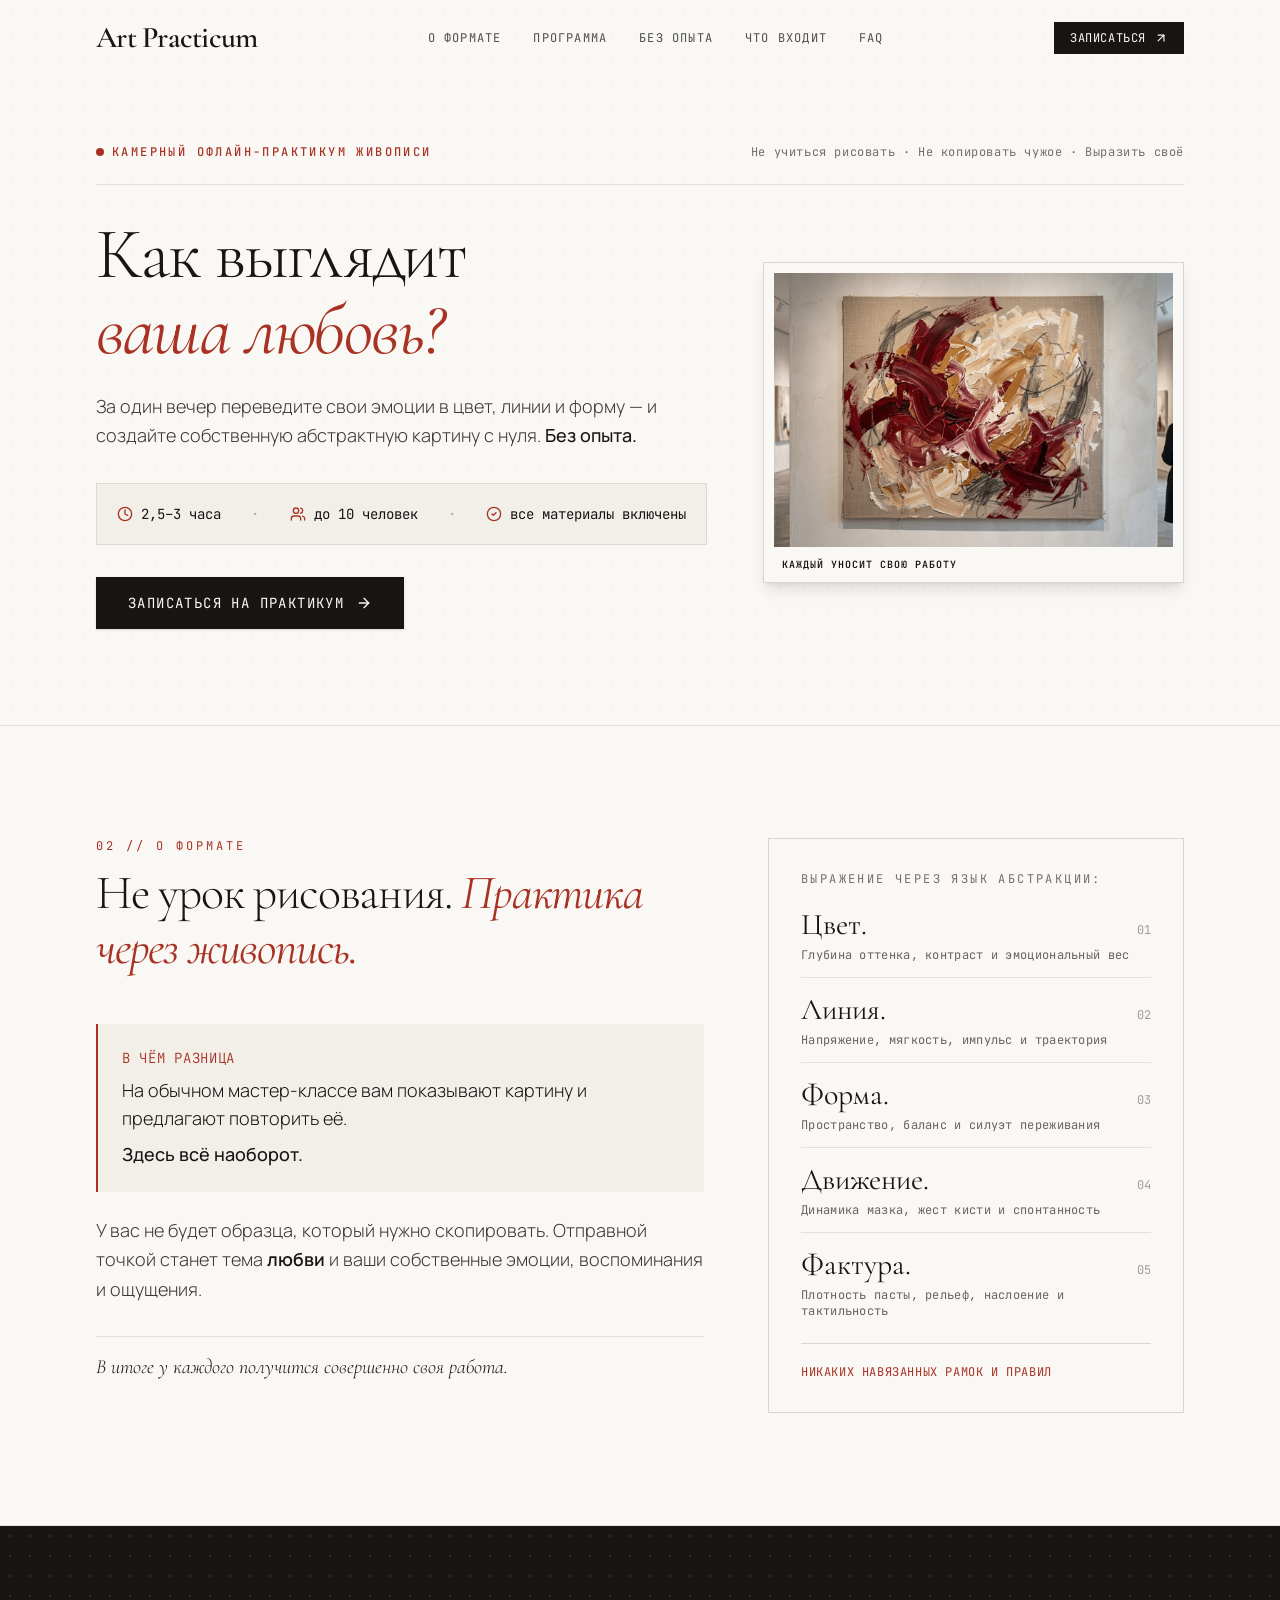
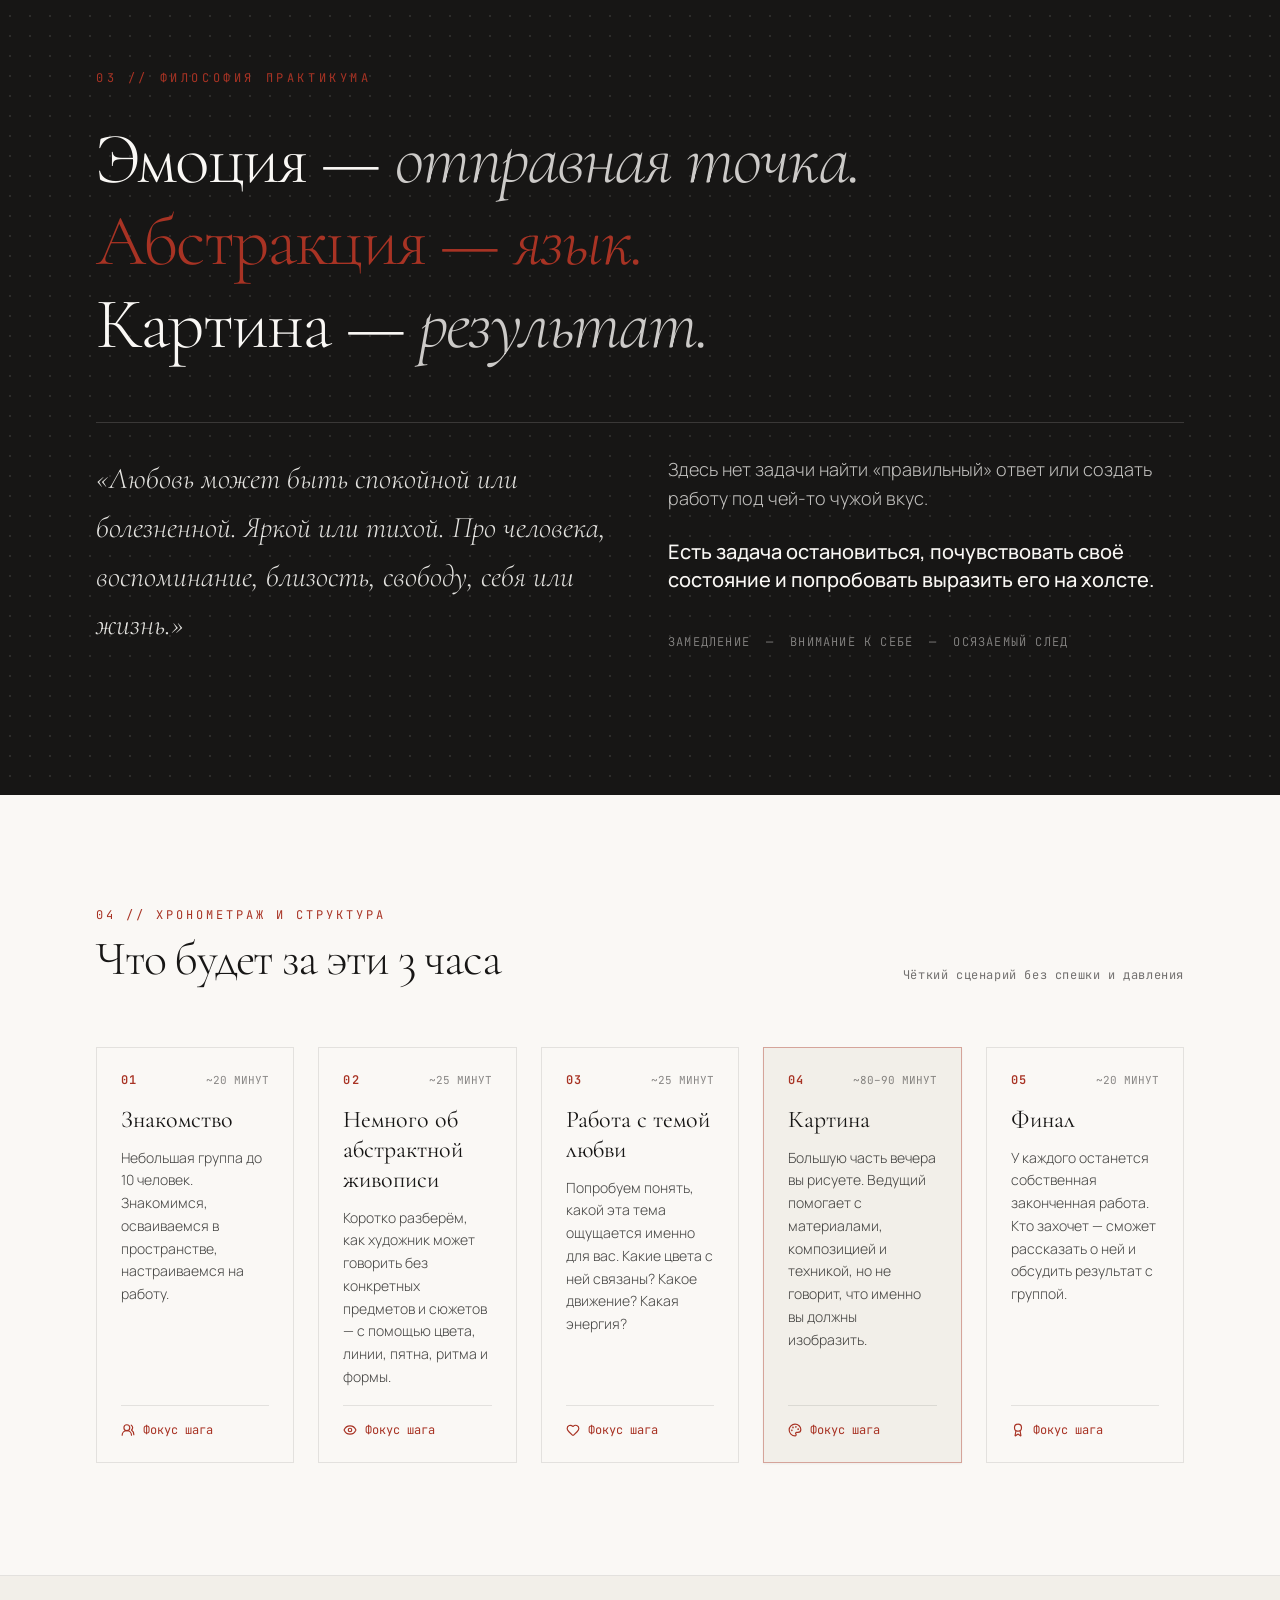
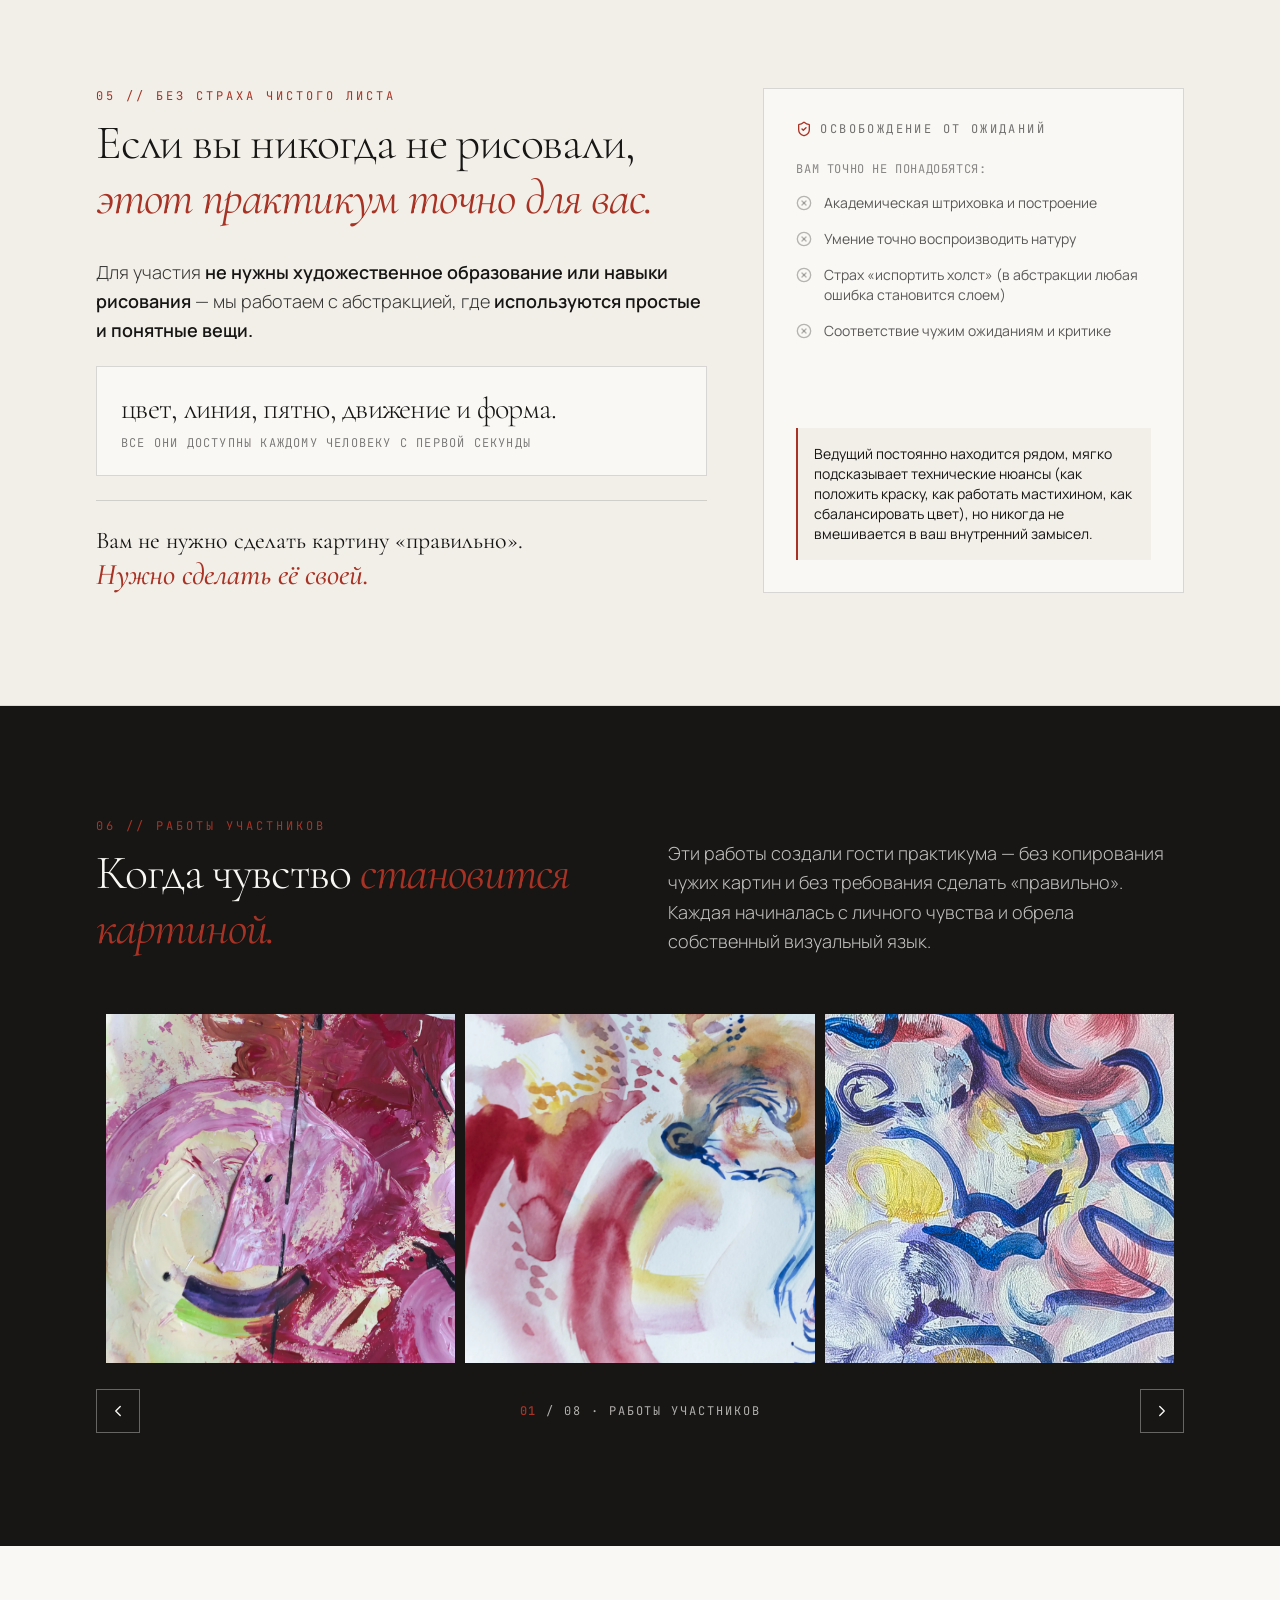
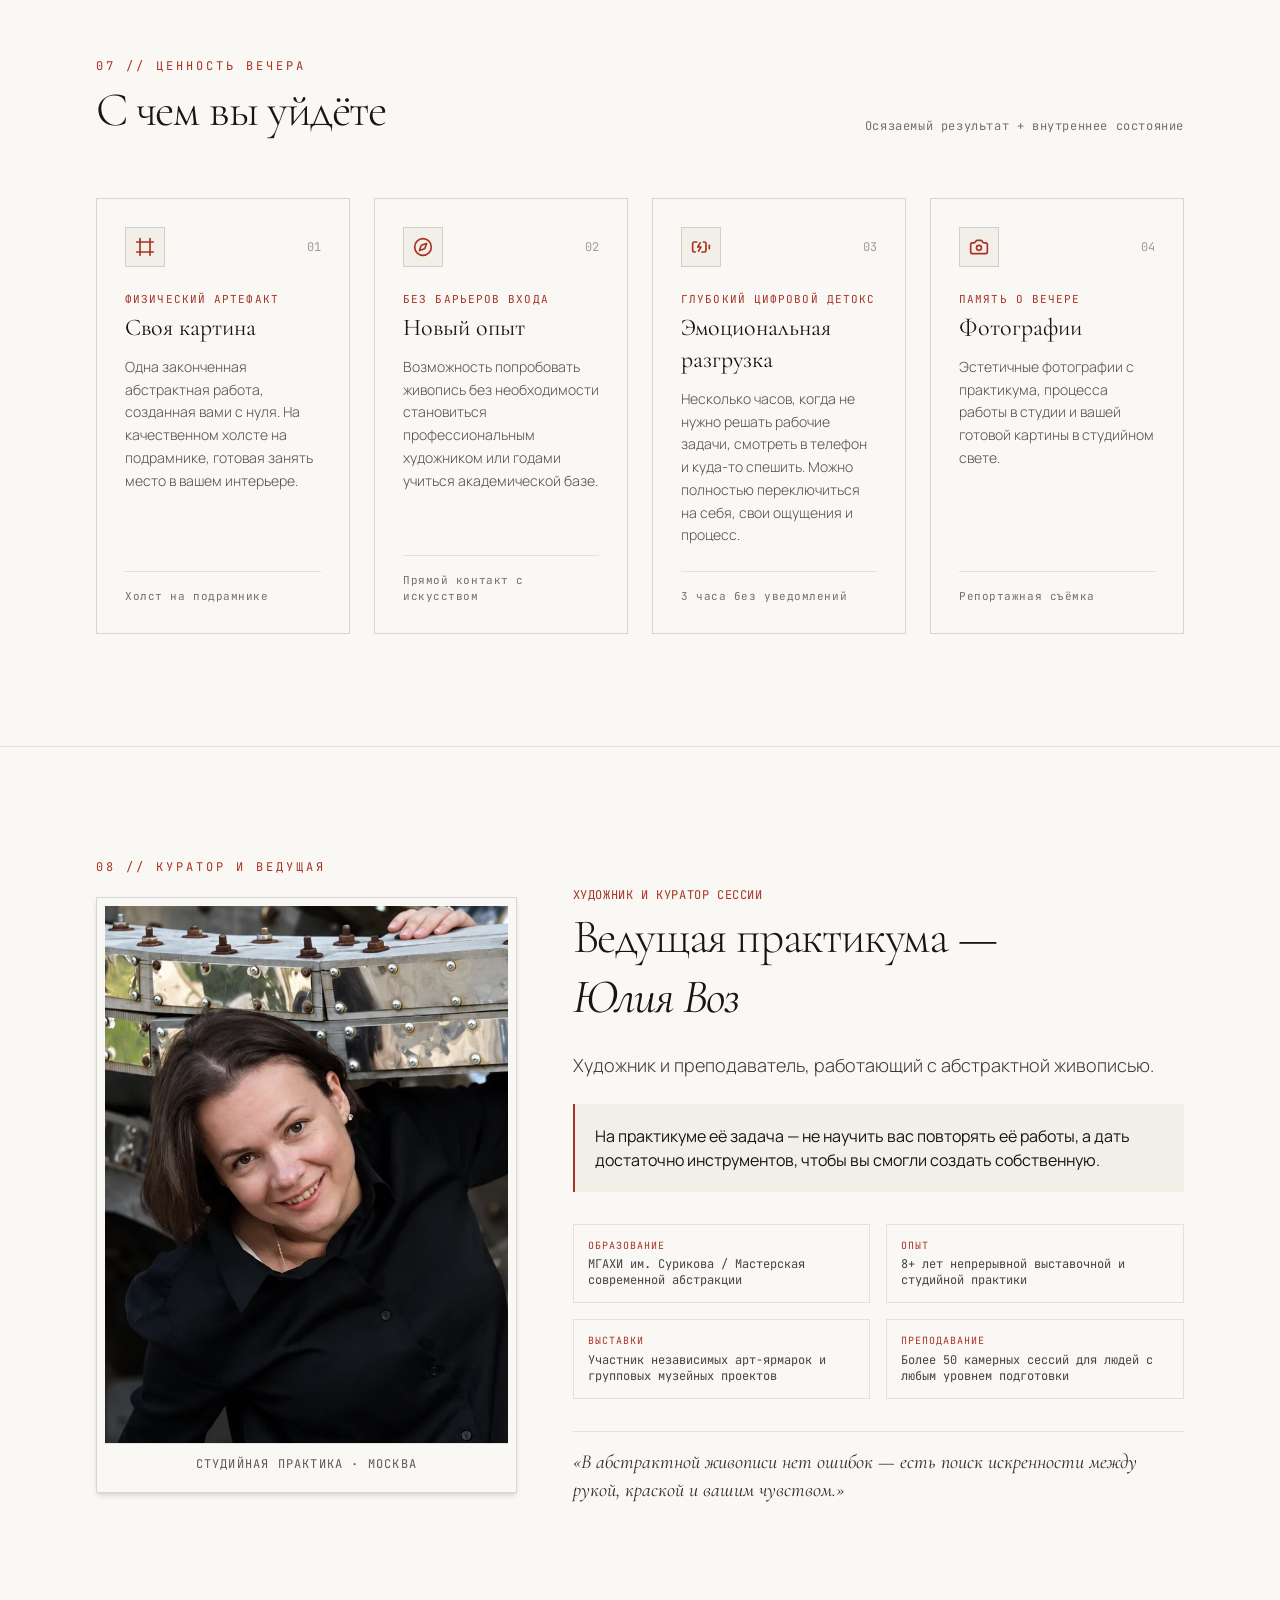
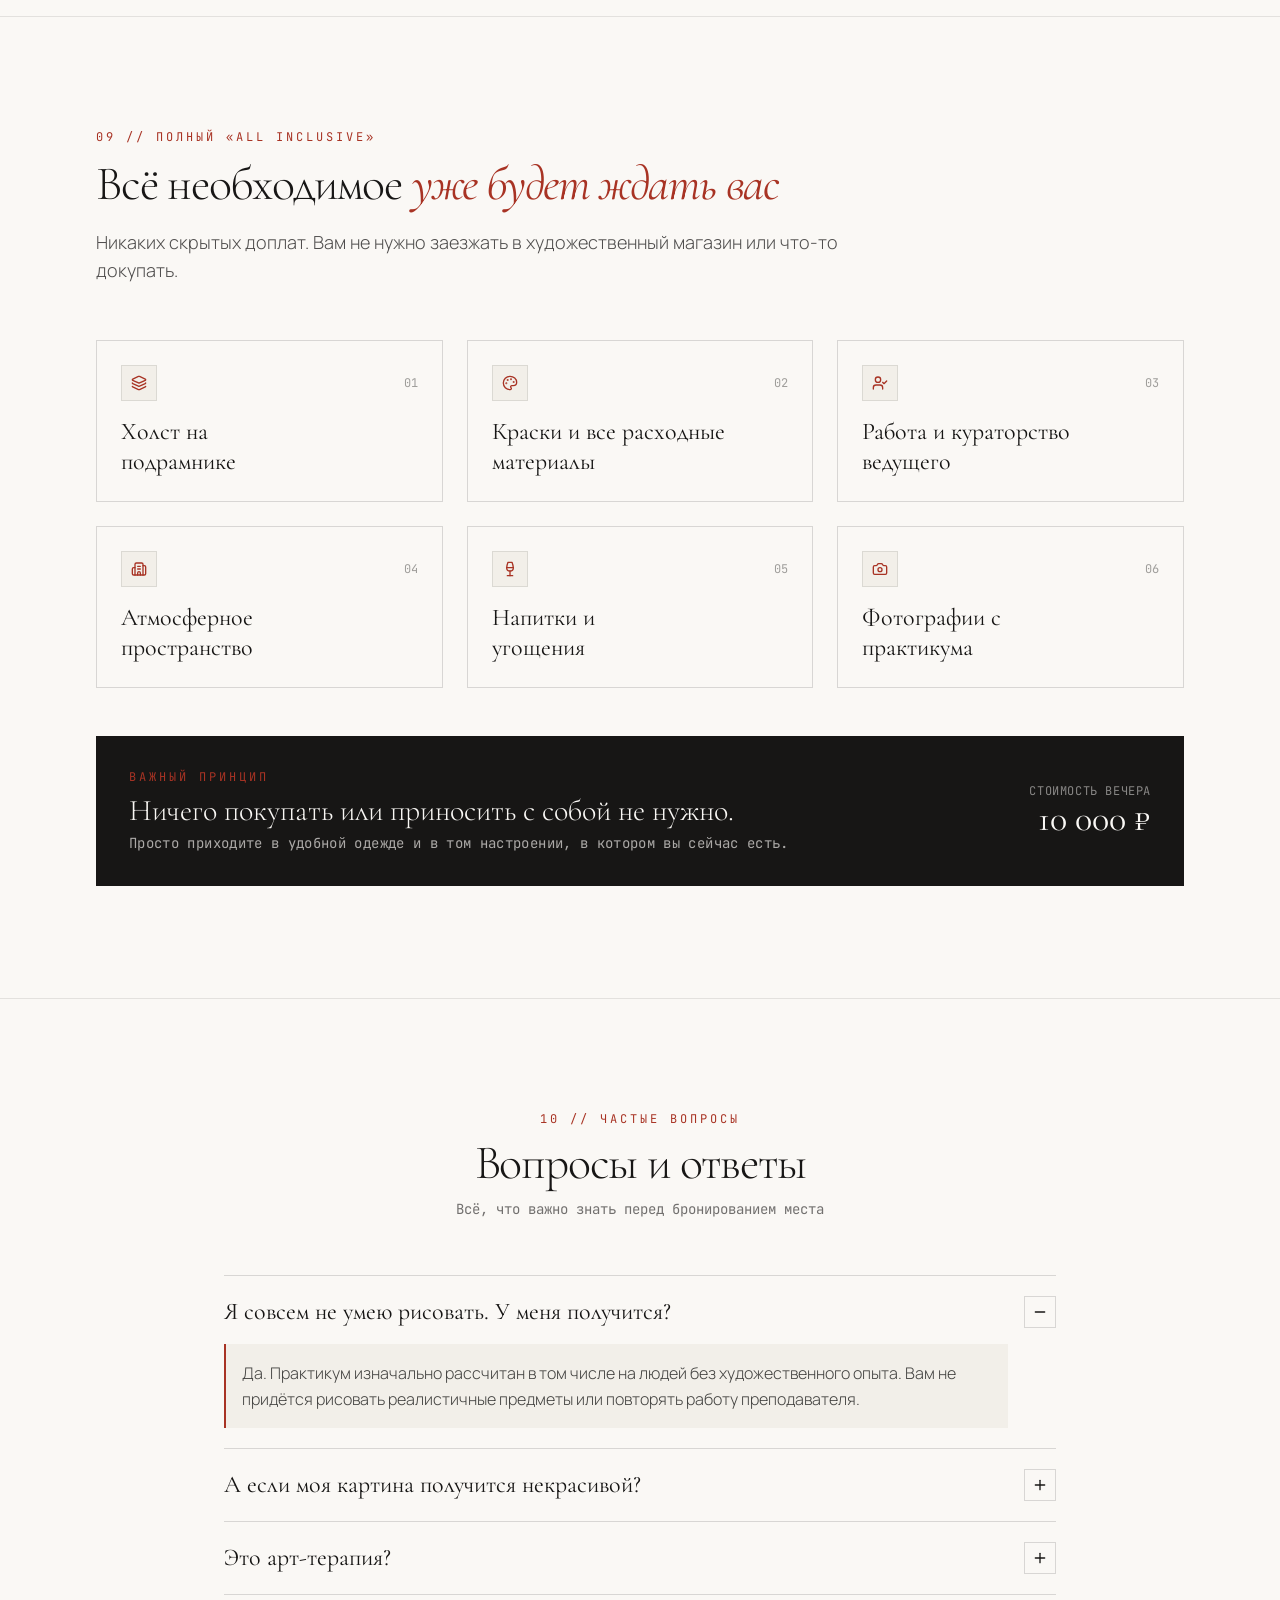
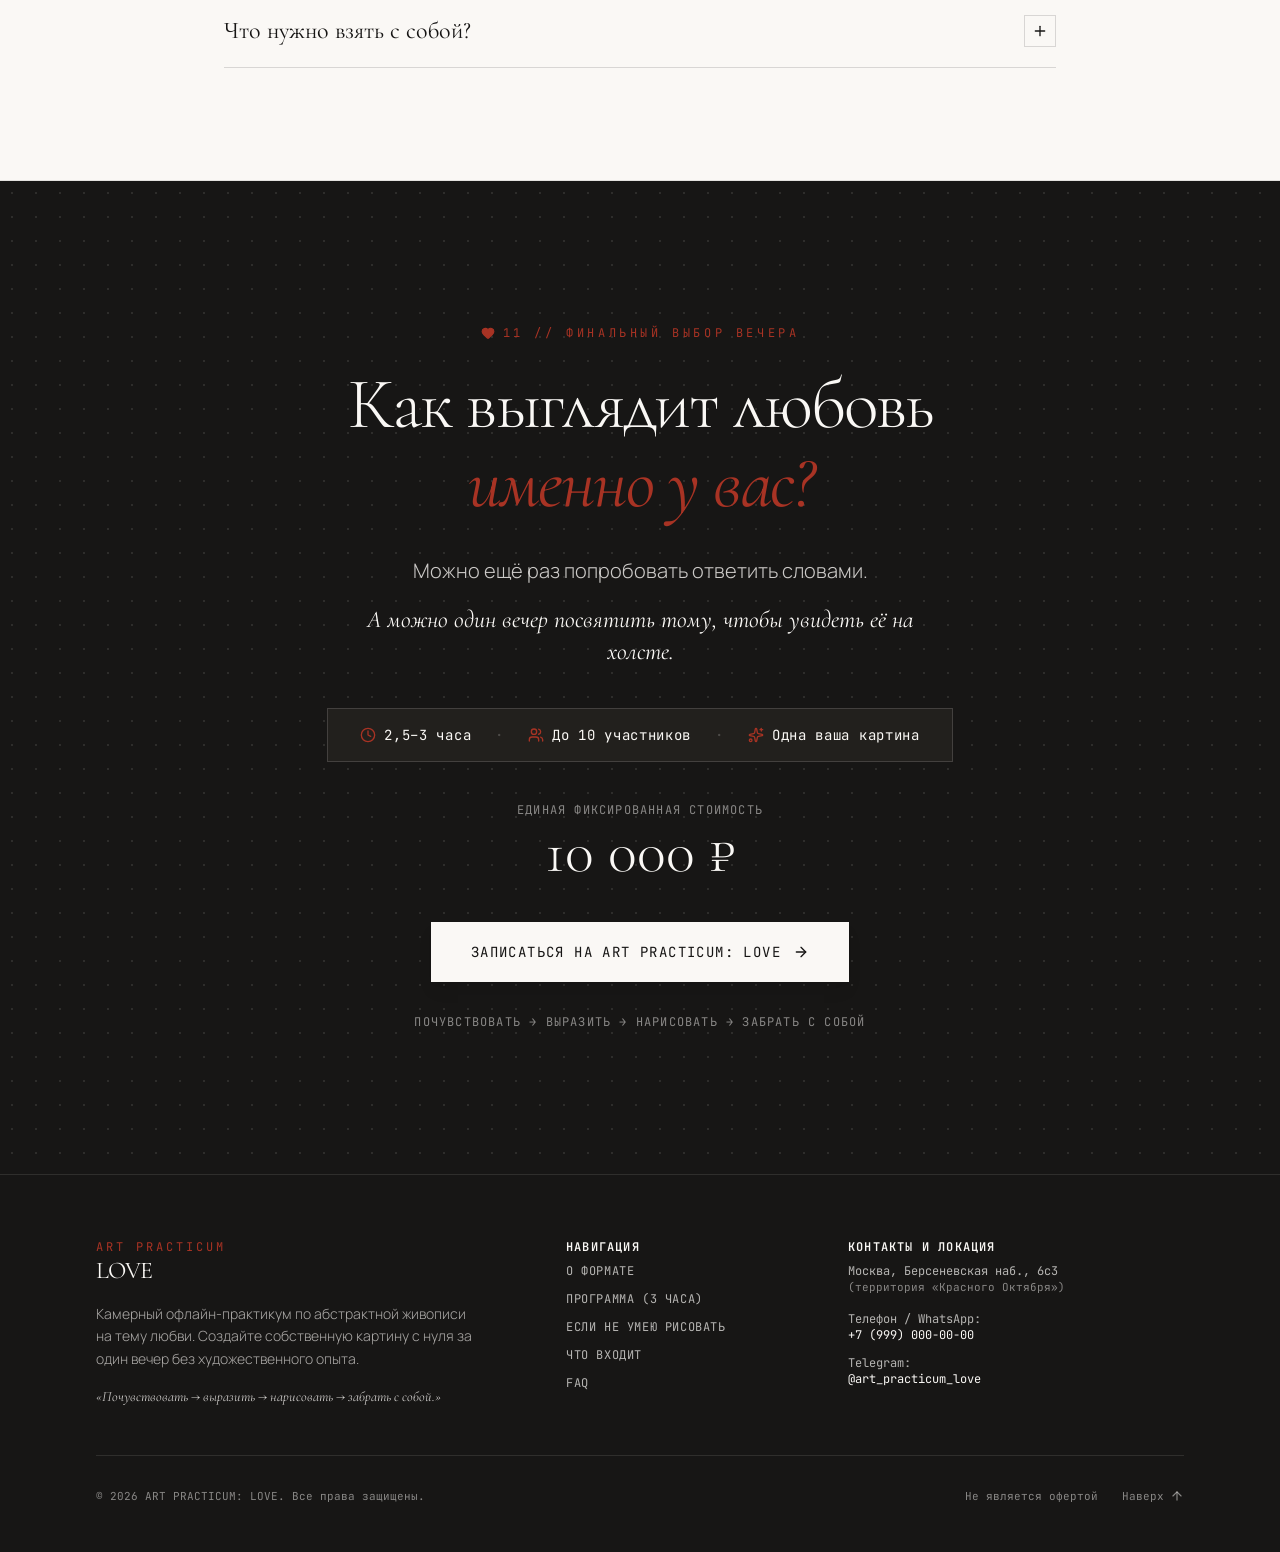
<file: index.html>
<!doctype html>
<html lang="ru" class="scroll-smooth">
  <head>
    <meta charset="UTF-8" />
    <meta name="viewport" content="width=device-width, initial-scale=1.0" />
    <title>ART PRACTICUM: LOVE — Практикум абстрактной живописи</title>
    <meta name="description" content="Офлайн-практикум по абстрактной живописи на тему любви. Создайте собственную картину за 3 часа без опыта." />
    <meta property="og:title" content="ART PRACTICUM: LOVE — Практикум абстрактной живописи" />
    <meta property="og:description" content="Офлайн-практикум по абстрактной живописи на тему любви. Создайте собственную картину за 3 часа без опыта." />
    <meta property="og:type" content="website" />
    <meta name="twitter:card" content="summary_large_image" />
    <link rel="preconnect" href="https://fonts.googleapis.com" />
    <link rel="preconnect" href="https://fonts.gstatic.com" crossorigin />
    <link href="https://fonts.googleapis.com/css2?family=Cormorant+Garamond:ital,wght@0,300;0,400;0,500;0,600;1,400;1,500&family=Manrope:wght@300;400;500;600;700&family=JetBrains+Mono:wght@400;500&display=swap" rel="stylesheet" />
    <link rel="stylesheet" href="style.css" />
    <link rel="stylesheet" href="gallery.css" />
  </head>
  <body class="bg-[#FAF8F5] text-[#191716] antialiased selection:bg-[#B33927] selection:text-white">
    <div id="root"><div class="min-h-screen bg-[#FAF8F5] text-[#171615] flex flex-col selection:bg-[#A83324] selection:text-[#FAF8F5]"><header id="main-header" class="fixed top-0 left-0 right-0 z-40 transition-all duration-300 bg-transparent py-5"><div class="max-w-6xl mx-auto px-5 sm:px-8 flex items-center justify-between"><a href="#" id="nav-logo" class="group inline-flex items-center text-left transition-opacity hover:opacity-80"><span class="font-serif text-2xl sm:text-3xl font-semibold tracking-tight text-[#171615]">Art Practicum</span></a><nav class="hidden md:flex items-center gap-8 text-xs font-mono tracking-widest uppercase text-[#171615]/75"><a href="#about" id="nav-link-about" class="hover:text-[#A83324] transition-colors py-1">О формате</a><a href="#program" id="nav-link-program" class="hover:text-[#A83324] transition-colors py-1">Программа</a><a href="#no-skills" id="nav-link-noskills" class="hover:text-[#A83324] transition-colors py-1">Без опыта</a><a href="#included" id="nav-link-included" class="hover:text-[#A83324] transition-colors py-1">Что входит</a><a href="#faq" id="nav-link-faq" class="hover:text-[#A83324] transition-colors py-1">FAQ</a></nav><div class="flex items-center gap-3"><button type="button" id="header-booking-btn" class="hidden sm:inline-flex items-center gap-2 px-4 py-2 bg-[#171615] text-[#FAF8F5] text-xs font-mono uppercase tracking-wider rounded-none hover:bg-[#A83324] transition-colors duration-200 cursor-pointer"><span>Записаться</span><svg xmlns="http://www.w3.org/2000/svg" width="24" height="24" viewBox="0 0 24 24" fill="none" stroke="currentColor" stroke-width="2" stroke-linecap="round" stroke-linejoin="round" class="lucide lucide-arrow-up-right w-3.5 h-3.5" aria-hidden="true"><path d="M7 7h10v10"></path><path d="M7 17 17 7"></path></svg></button><button type="button" id="mobile-menu-toggle-btn" class="md:hidden p-2 text-[#171615] hover:text-[#A83324] transition-colors" aria-label="Открыть меню"><svg xmlns="http://www.w3.org/2000/svg" width="24" height="24" viewBox="0 0 24 24" fill="none" stroke="currentColor" stroke-width="2" stroke-linecap="round" stroke-linejoin="round" class="lucide lucide-menu w-6 h-6" aria-hidden="true"><path d="M4 5h16"></path><path d="M4 12h16"></path><path d="M4 19h16"></path></svg></button></div></div></header><main class="flex-1"><section id="hero-section" class="relative pt-28 pb-16 md:pt-36 md:pb-24 overflow-hidden border-b border-[#171615]/10"><div class="absolute inset-0 canvas-bg opacity-70 pointer-events-none"></div><div class="relative max-w-6xl mx-auto px-5 sm:px-8"><div class="flex flex-wrap items-center justify-between gap-3 pb-6 mb-8 border-b border-[#171615]/10"><div id="hero-practice-label" class="flex items-center gap-2 font-mono text-xs uppercase tracking-[0.2em] text-[#A83324] font-medium"><span class="w-2 h-2 rounded-full bg-[#A83324] animate-pulse"></span><span>Камерный офлайн-практикум живописи</span></div><div id="hero-subline" class="font-mono text-xs text-[#171615]/60 tracking-wider">Не учиться рисовать · Не копировать чужое · Выразить своё</div></div><div class="grid grid-cols-1 lg:grid-cols-12 gap-10 lg:gap-14 items-center"><div class="lg:col-span-7 flex flex-col items-start"><h1 id="hero-title" class="font-serif text-4xl sm:text-6xl lg:text-7xl font-light tracking-tight text-[#171615] leading-[1.05] mb-6">Как выглядит <br><span class="italic font-normal text-[#A83324]">ваша любовь?</span></h1><div class="space-y-3 mb-8 max-w-xl text-base sm:text-lg text-[#171615]/85 font-light leading-relaxed"><p>За один вечер переведите свои эмоции в цвет, линии и форму — и создайте собственную абстрактную картину с нуля. <span class="font-medium text-[#171615]">Без опыта.</span></p></div><div id="hero-short-facts" class="w-full bg-[#F2EFE9] border border-[#171615]/10 p-4 sm:p-5 mb-8"><div class="flex flex-wrap items-center justify-between gap-y-3 text-xs sm:text-sm font-mono text-[#171615]"><div class="flex items-center gap-2"><svg xmlns="http://www.w3.org/2000/svg" width="24" height="24" viewBox="0 0 24 24" fill="none" stroke="currentColor" stroke-width="2" stroke-linecap="round" stroke-linejoin="round" class="lucide lucide-clock w-4 h-4 text-[#A83324]" aria-hidden="true"><path d="M12 6v6l4 2"></path><circle cx="12" cy="12" r="10"></circle></svg><span>2,5–3 часа</span></div><span class="hidden sm:inline text-[#171615]/30">·</span><div class="flex items-center gap-2"><svg xmlns="http://www.w3.org/2000/svg" width="24" height="24" viewBox="0 0 24 24" fill="none" stroke="currentColor" stroke-width="2" stroke-linecap="round" stroke-linejoin="round" class="lucide lucide-users w-4 h-4 text-[#A83324]" aria-hidden="true"><path d="M16 21v-2a4 4 0 0 0-4-4H6a4 4 0 0 0-4 4v2"></path><path d="M16 3.128a4 4 0 0 1 0 7.744"></path><path d="M22 21v-2a4 4 0 0 0-3-3.87"></path><circle cx="9" cy="7" r="4"></circle></svg><span>до 10 человек</span></div><span class="hidden sm:inline text-[#171615]/30">·</span><div class="flex items-center gap-2"><svg xmlns="http://www.w3.org/2000/svg" width="24" height="24" viewBox="0 0 24 24" fill="none" stroke="currentColor" stroke-width="2" stroke-linecap="round" stroke-linejoin="round" class="lucide lucide-circle-check w-4 h-4 text-[#A83324]" aria-hidden="true"><circle cx="12" cy="12" r="10"></circle><path d="m9 12 2 2 4-4"></path></svg><span>все материалы включены</span></div></div></div><div class="flex flex-col sm:flex-row items-start sm:items-center gap-4 w-full sm:w-auto"><button type="button" id="hero-cta-btn" class="w-full sm:w-auto px-8 py-4 bg-[#171615] text-[#FAF8F5] font-mono text-sm tracking-widest uppercase hover:bg-[#A83324] transition-all duration-200 flex items-center justify-center gap-3 cursor-pointer shadow-sm hover:translate-y-[-1px]"><span>Записаться на практикум</span><svg xmlns="http://www.w3.org/2000/svg" width="24" height="24" viewBox="0 0 24 24" fill="none" stroke="currentColor" stroke-width="2" stroke-linecap="round" stroke-linejoin="round" class="lucide lucide-arrow-right w-4 h-4" aria-hidden="true"><path d="M5 12h14"></path><path d="m12 5 7 7-7 7"></path></svg></button></div></div><div class="lg:col-span-5 relative"><div class="relative border border-[#171615]/15 p-2.5 bg-[#FAF8F5] shadow-lg"><div class="relative overflow-hidden aspect-[4/3] sm:aspect-[16/11] bg-[#EDE9E1]"><img alt="Абстрактная живопись на тему любви на холсте" referrerpolicy="no-referrer" class="w-full h-full object-cover grayscale-[15%] hover:grayscale-0 transition-all duration-700 hover:scale-[1.02]" src="assets/abstract_art_love_1788533571224.jpg"></div><div class="mt-2.5 px-2 flex justify-end items-center text-[10px] font-mono tracking-widest uppercase"><span class="font-semibold text-[#171615]">Каждый уносит свою работу</span></div></div></div></div></div></section><section id="about" class="py-20 md:py-28 border-b border-[#171615]/10 bg-[#FAF8F5]"><div class="max-w-6xl mx-auto px-5 sm:px-8"><div class="grid grid-cols-1 lg:grid-cols-12 gap-10 lg:gap-16"><div class="lg:col-span-7"><div class="font-mono text-xs uppercase tracking-[0.25em] text-[#A83324] mb-3">02 // О формате</div><h2 id="what-is-this-title" class="font-serif text-3xl sm:text-5xl font-light text-[#171615] max-w-2xl tracking-tight leading-[1.15] mb-12">Не урок рисования. <span class="italic block sm:inline font-normal text-[#A83324]">Практика через живопись.</span></h2><div class="space-y-6 text-base sm:text-lg text-[#171615]/85 font-light leading-relaxed"><div class="p-6 bg-[#F2EFE9] border-l-2 border-[#A83324] text-[#171615]"><p class="text-sm font-mono uppercase tracking-wider text-[#A83324] mb-2">В чём разница</p><p class="text-base sm:text-lg">На обычном мастер-классе вам показывают картину и предлагают повторить её.</p><p class="font-medium text-lg mt-2 text-[#171615]">Здесь всё наоборот.</p></div><p>У вас не будет образца, который нужно скопировать. Отправной точкой станет тема <strong class="font-semibold text-[#171615]">любви</strong> и ваши собственные эмоции, воспоминания и ощущения.</p><div class="pt-2"><p class="font-serif italic text-xl text-[#171615] border-t border-[#171615]/10 pt-4">В итоге у каждого получится совершенно своя работа.</p></div></div></div><div class="lg:col-span-5"><div class="bg-[#FAF8F5] border border-[#171615]/15 p-6 sm:p-8"><div class="text-xs font-mono uppercase tracking-[0.2em] text-[#171615]/60 mb-5">Выражение через язык абстракции:</div><div class="divide-y divide-[#171615]/10"><div class="py-3.5 first:pt-0 last:pb-0 group"><div class="flex items-baseline justify-between"><span class="font-serif text-2xl sm:text-3xl text-[#171615] group-hover:text-[#A83324] transition-colors">Цвет.</span><span class="font-mono text-xs text-[#171615]/40">01</span></div><p class="text-xs font-mono text-[#171615]/65 mt-1 tracking-wide">Глубина оттенка, контраст и эмоциональный вес</p></div><div class="py-3.5 first:pt-0 last:pb-0 group"><div class="flex items-baseline justify-between"><span class="font-serif text-2xl sm:text-3xl text-[#171615] group-hover:text-[#A83324] transition-colors">Линия.</span><span class="font-mono text-xs text-[#171615]/40">02</span></div><p class="text-xs font-mono text-[#171615]/65 mt-1 tracking-wide">Напряжение, мягкость, импульс и траектория</p></div><div class="py-3.5 first:pt-0 last:pb-0 group"><div class="flex items-baseline justify-between"><span class="font-serif text-2xl sm:text-3xl text-[#171615] group-hover:text-[#A83324] transition-colors">Форма.</span><span class="font-mono text-xs text-[#171615]/40">03</span></div><p class="text-xs font-mono text-[#171615]/65 mt-1 tracking-wide">Пространство, баланс и силуэт переживания</p></div><div class="py-3.5 first:pt-0 last:pb-0 group"><div class="flex items-baseline justify-between"><span class="font-serif text-2xl sm:text-3xl text-[#171615] group-hover:text-[#A83324] transition-colors">Движение.</span><span class="font-mono text-xs text-[#171615]/40">04</span></div><p class="text-xs font-mono text-[#171615]/65 mt-1 tracking-wide">Динамика мазка, жест кисти и спонтанность</p></div><div class="py-3.5 first:pt-0 last:pb-0 group"><div class="flex items-baseline justify-between"><span class="font-serif text-2xl sm:text-3xl text-[#171615] group-hover:text-[#A83324] transition-colors">Фактура.</span><span class="font-mono text-xs text-[#171615]/40">05</span></div><p class="text-xs font-mono text-[#171615]/65 mt-1 tracking-wide">Плотность пасты, рельеф, наслоение и тактильность</p></div></div><div class="mt-6 pt-5 border-t border-[#171615]/15 text-xs font-mono text-[#A83324] tracking-wider uppercase">Никаких навязанных рамок и правил</div></div></div></div></div></section><section id="core-idea" class="relative py-24 md:py-36 bg-[#171615] text-[#FAF8F5] overflow-hidden border-b border-[#171615]"><div class="absolute inset-0 opacity-10 bg-[radial-gradient(#FAF8F5_1px,transparent_1px)] [background-size:20px_20px] pointer-events-none"></div><div class="relative max-w-6xl mx-auto px-5 sm:px-8"><div class="font-mono text-xs uppercase tracking-[0.3em] text-[#A83324] mb-8">03 // Философия практикума</div><div class="mb-14 max-w-4xl"><h2 id="core-idea-title" class="font-serif text-3xl sm:text-5xl md:text-6xl lg:text-7xl font-light tracking-tight leading-[1.15]"><span class="block text-[#FAF8F5]">Эмоция — <span class="italic text-[#FAF8F5]/80">отправная точка.</span></span><span class="block text-[#A83324]">Абстракция — <span class="italic">язык.</span></span><span class="block text-[#FAF8F5]">Картина — <span class="italic text-[#FAF8F5]/80">результат.</span></span></h2></div><div class="grid grid-cols-1 md:grid-cols-12 gap-8 md:gap-14 pt-8 border-t border-[#FAF8F5]/15"><div class="md:col-span-6"><p class="font-serif text-2xl sm:text-3xl text-[#FAF8F5]/90 font-light leading-relaxed italic">«Любовь может быть спокойной или болезненной. Яркой или тихой. Про человека, воспоминание, близость, свободу, себя или жизнь.»</p></div><div class="md:col-span-6 space-y-6 text-base sm:text-lg text-[#FAF8F5]/75 font-light leading-relaxed"><p>Здесь нет задачи найти «правильный» ответ или создать работу под чей-то чужой вкус.</p><p class="text-[#FAF8F5] font-medium text-lg sm:text-xl">Есть задача остановиться, почувствовать своё состояние и попробовать выразить его на холсте.</p><div class="pt-4 flex items-center gap-4 text-xs font-mono tracking-widest uppercase text-[#FAF8F5]/50"><span>Замедление</span><span>—</span><span>Внимание к себе</span><span>—</span><span>Осязаемый след</span></div></div></div></div></section><section id="program" class="py-20 md:py-28 border-b border-[#171615]/10 bg-[#FAF8F5]"><div class="max-w-6xl mx-auto px-5 sm:px-8"><div class="flex flex-col md:flex-row md:items-end justify-between mb-16 gap-4"><div><div class="font-mono text-xs uppercase tracking-[0.25em] text-[#A83324] mb-3">04 // Хронометраж и структура</div><h2 id="schedule-title" class="font-serif text-3xl sm:text-5xl font-light text-[#171615] tracking-tight">Что будет за эти 3 часа</h2></div><div class="font-mono text-xs text-[#171615]/60 tracking-wider">Чёткий сценарий без спешки и давления</div></div><div class="grid grid-cols-1 md:grid-cols-5 gap-6"><div class="p-6 border flex flex-col justify-between transition-all duration-200 bg-[#FAF8F5] border-[#171615]/10 hover:border-[#171615]/30"><div><div class="flex items-center justify-between mb-4"><span class="font-mono text-xs font-semibold text-[#A83324] tracking-widest">01</span><span class="font-mono text-[11px] text-[#171615]/50 uppercase">~20 минут</span></div><h3 class="font-serif text-xl sm:text-2xl text-[#171615] font-normal leading-tight mb-3">Знакомство</h3><p class="text-sm text-[#171615]/80 font-light leading-relaxed mb-4">Небольшая группа до 10 человек. Знакомимся, осваиваемся в пространстве, настраиваемся на работу.</p></div><div class="pt-4 border-t border-[#171615]/10"><div class="flex items-center gap-2 text-xs font-mono text-[#A83324]"><svg xmlns="http://www.w3.org/2000/svg" width="24" height="24" viewBox="0 0 24 24" fill="none" stroke="currentColor" stroke-width="2" stroke-linecap="round" stroke-linejoin="round" class="lucide lucide-users-round w-3.5 h-3.5" aria-hidden="true"><path d="M18 21a8 8 0 0 0-16 0"></path><circle cx="10" cy="8" r="5"></circle><path d="M22 20c0-3.37-2-6.5-4-8a5 5 0 0 0-.45-8.3"></path></svg><span>Фокус шага</span></div></div></div><div class="p-6 border flex flex-col justify-between transition-all duration-200 bg-[#FAF8F5] border-[#171615]/10 hover:border-[#171615]/30"><div><div class="flex items-center justify-between mb-4"><span class="font-mono text-xs font-semibold text-[#A83324] tracking-widest">02</span><span class="font-mono text-[11px] text-[#171615]/50 uppercase">~25 минут</span></div><h3 class="font-serif text-xl sm:text-2xl text-[#171615] font-normal leading-tight mb-3">Немного об абстрактной живописи</h3><p class="text-sm text-[#171615]/80 font-light leading-relaxed mb-4">Коротко разберём, как художник может говорить без конкретных предметов и сюжетов — с помощью цвета, линии, пятна, ритма и формы.</p></div><div class="pt-4 border-t border-[#171615]/10"><div class="flex items-center gap-2 text-xs font-mono text-[#A83324]"><svg xmlns="http://www.w3.org/2000/svg" width="24" height="24" viewBox="0 0 24 24" fill="none" stroke="currentColor" stroke-width="2" stroke-linecap="round" stroke-linejoin="round" class="lucide lucide-eye w-3.5 h-3.5" aria-hidden="true"><path d="M2.062 12.348a1 1 0 0 1 0-.696 10.75 10.75 0 0 1 19.876 0 1 1 0 0 1 0 .696 10.75 10.75 0 0 1-19.876 0"></path><circle cx="12" cy="12" r="3"></circle></svg><span>Фокус шага</span></div></div></div><div class="p-6 border flex flex-col justify-between transition-all duration-200 bg-[#FAF8F5] border-[#171615]/10 hover:border-[#171615]/30"><div><div class="flex items-center justify-between mb-4"><span class="font-mono text-xs font-semibold text-[#A83324] tracking-widest">03</span><span class="font-mono text-[11px] text-[#171615]/50 uppercase">~25 минут</span></div><h3 class="font-serif text-xl sm:text-2xl text-[#171615] font-normal leading-tight mb-3">Работа с темой любви</h3><p class="text-sm text-[#171615]/80 font-light leading-relaxed mb-4">Попробуем понять, какой эта тема ощущается именно для вас. Какие цвета с ней связаны? Какое движение? Какая энергия?</p></div><div class="pt-4 border-t border-[#171615]/10"><div class="flex items-center gap-2 text-xs font-mono text-[#A83324]"><svg xmlns="http://www.w3.org/2000/svg" width="24" height="24" viewBox="0 0 24 24" fill="none" stroke="currentColor" stroke-width="2" stroke-linecap="round" stroke-linejoin="round" class="lucide lucide-heart w-3.5 h-3.5" aria-hidden="true"><path d="M2 9.5a5.5 5.5 0 0 1 9.591-3.676.56.56 0 0 0 .818 0A5.49 5.49 0 0 1 22 9.5c0 2.29-1.5 4-3 5.5l-5.492 5.313a2 2 0 0 1-3 .019L5 15c-1.5-1.5-3-3.2-3-5.5"></path></svg><span>Фокус шага</span></div></div></div><div class="p-6 border flex flex-col justify-between transition-all duration-200 bg-[#F2EFE9] border-[#A83324]/40 shadow-xs"><div><div class="flex items-center justify-between mb-4"><span class="font-mono text-xs font-semibold text-[#A83324] tracking-widest">04</span><span class="font-mono text-[11px] text-[#171615]/50 uppercase">~80–90 минут</span></div><h3 class="font-serif text-xl sm:text-2xl text-[#171615] font-normal leading-tight mb-3">Картина</h3><p class="text-sm text-[#171615]/80 font-light leading-relaxed mb-4">Большую часть вечера вы рисуете. Ведущий помогает с материалами, композицией и техникой, но не говорит, что именно вы должны изобразить.</p></div><div class="pt-4 border-t border-[#171615]/10"><div class="flex items-center gap-2 text-xs font-mono text-[#A83324]"><svg xmlns="http://www.w3.org/2000/svg" width="24" height="24" viewBox="0 0 24 24" fill="none" stroke="currentColor" stroke-width="2" stroke-linecap="round" stroke-linejoin="round" class="lucide lucide-palette w-3.5 h-3.5" aria-hidden="true"><path d="M12 22a1 1 0 0 1 0-20 10 9 0 0 1 10 9 5 5 0 0 1-5 5h-2.25a1.75 1.75 0 0 0-1.4 2.8l.3.4a1.75 1.75 0 0 1-1.4 2.8z"></path><circle cx="13.5" cy="6.5" r=".5" fill="currentColor"></circle><circle cx="17.5" cy="10.5" r=".5" fill="currentColor"></circle><circle cx="6.5" cy="12.5" r=".5" fill="currentColor"></circle><circle cx="8.5" cy="7.5" r=".5" fill="currentColor"></circle></svg><span>Фокус шага</span></div></div></div><div class="p-6 border flex flex-col justify-between transition-all duration-200 bg-[#FAF8F5] border-[#171615]/10 hover:border-[#171615]/30"><div><div class="flex items-center justify-between mb-4"><span class="font-mono text-xs font-semibold text-[#A83324] tracking-widest">05</span><span class="font-mono text-[11px] text-[#171615]/50 uppercase">~20 минут</span></div><h3 class="font-serif text-xl sm:text-2xl text-[#171615] font-normal leading-tight mb-3">Финал</h3><p class="text-sm text-[#171615]/80 font-light leading-relaxed mb-4">У каждого останется собственная законченная работа. Кто захочет — сможет рассказать о ней и обсудить результат с группой.</p></div><div class="pt-4 border-t border-[#171615]/10"><div class="flex items-center gap-2 text-xs font-mono text-[#A83324]"><svg xmlns="http://www.w3.org/2000/svg" width="24" height="24" viewBox="0 0 24 24" fill="none" stroke="currentColor" stroke-width="2" stroke-linecap="round" stroke-linejoin="round" class="lucide lucide-award w-3.5 h-3.5" aria-hidden="true"><path d="m15.477 12.89 1.515 8.526a.5.5 0 0 1-.81.47l-3.58-2.687a1 1 0 0 0-1.197 0l-3.586 2.686a.5.5 0 0 1-.81-.469l1.514-8.526"></path><circle cx="12" cy="8" r="6"></circle></svg><span>Фокус шага</span></div></div></div></div></div></section><section id="no-skills" class="py-20 md:py-28 border-b border-[#171615]/10 bg-[#F2EFE9] relative overflow-hidden"><div class="max-w-6xl mx-auto px-5 sm:px-8"><div class="grid grid-cols-1 lg:grid-cols-12 gap-10 lg:gap-14 items-stretch"><div class="lg:col-span-7"><div class="font-mono text-xs uppercase tracking-[0.25em] text-[#A83324] mb-3">05 // Без страха чистого листа</div><h2 id="no-experience-title" class="font-serif text-3xl sm:text-5xl font-light text-[#171615] max-w-3xl tracking-tight leading-[1.15] mb-8">Если вы никогда не рисовали, <span class="italic font-normal text-[#A83324]">этот практикум точно для вас.</span></h2><div class="flex flex-col justify-between space-y-6"><div class="space-y-5 text-base sm:text-lg text-[#171615]/85 font-light leading-relaxed"><p>Для участия <strong class="font-semibold text-[#171615]">не нужны художественное образование или навыки рисования</strong> — мы работаем с абстракцией, где <strong class="font-semibold text-[#171615]">используются простые и понятные вещи.</strong></p><div class="p-5 sm:p-6 bg-[#FAF8F5] border border-[#171615]/15"><div class="font-serif text-2xl sm:text-3xl text-[#171615] tracking-tight">цвет, линия, пятно, движение и форма.</div><div class="mt-2 text-xs font-mono uppercase tracking-widest text-[#171615]/60">Все они доступны каждому человеку с первой секунды</div></div></div><div class="pt-6 border-t border-[#171615]/15"><div class="text-xl sm:text-2xl font-serif text-[#171615]">Вам не нужно сделать картину «правильно». <br><span class="font-medium italic text-[#A83324] text-2xl sm:text-3xl">Нужно сделать её своей.</span></div></div></div></div><div class="lg:col-span-5 flex flex-col justify-between bg-[#FAF8F5] border border-[#171615]/15 p-6 sm:p-8"><div><div class="text-xs font-mono uppercase tracking-[0.2em] text-[#171615]/60 mb-6 flex items-center gap-2"><svg xmlns="http://www.w3.org/2000/svg" width="24" height="24" viewBox="0 0 24 24" fill="none" stroke="currentColor" stroke-width="2" stroke-linecap="round" stroke-linejoin="round" class="lucide lucide-shield-check w-4 h-4 text-[#A83324]" aria-hidden="true"><path d="M20 13c0 5-3.5 7.5-7.66 8.95a1 1 0 0 1-.67-.01C7.5 20.5 4 18 4 13V6a1 1 0 0 1 1-1c2 0 4.5-1.2 6.24-2.72a1.17 1.17 0 0 1 1.52 0C14.51 3.81 17 5 19 5a1 1 0 0 1 1 1z"></path><path d="m9 12 2 2 4-4"></path></svg><span>Освобождение от ожиданий</span></div><div class="space-y-4 mb-8"><div class="text-xs font-mono uppercase text-[#171615]/50 tracking-wider">Вам ТОЧНО не понадобятся:</div><div class="flex items-start gap-3 text-sm text-[#171615]/70"><svg xmlns="http://www.w3.org/2000/svg" width="24" height="24" viewBox="0 0 24 24" fill="none" stroke="currentColor" stroke-width="2" stroke-linecap="round" stroke-linejoin="round" class="lucide lucide-circle-x w-4 h-4 text-[#171615]/30 shrink-0 mt-0.5" aria-hidden="true"><circle cx="12" cy="12" r="10"></circle><path d="m15 9-6 6"></path><path d="m9 9 6 6"></path></svg><span>Академическая штриховка и построение</span></div><div class="flex items-start gap-3 text-sm text-[#171615]/70"><svg xmlns="http://www.w3.org/2000/svg" width="24" height="24" viewBox="0 0 24 24" fill="none" stroke="currentColor" stroke-width="2" stroke-linecap="round" stroke-linejoin="round" class="lucide lucide-circle-x w-4 h-4 text-[#171615]/30 shrink-0 mt-0.5" aria-hidden="true"><circle cx="12" cy="12" r="10"></circle><path d="m15 9-6 6"></path><path d="m9 9 6 6"></path></svg><span>Умение точно воспроизводить натуру</span></div><div class="flex items-start gap-3 text-sm text-[#171615]/70"><svg xmlns="http://www.w3.org/2000/svg" width="24" height="24" viewBox="0 0 24 24" fill="none" stroke="currentColor" stroke-width="2" stroke-linecap="round" stroke-linejoin="round" class="lucide lucide-circle-x w-4 h-4 text-[#171615]/30 shrink-0 mt-0.5" aria-hidden="true"><circle cx="12" cy="12" r="10"></circle><path d="m15 9-6 6"></path><path d="m9 9 6 6"></path></svg><span>Страх «испортить холст» (в абстракции любая ошибка становится слоем)</span></div><div class="flex items-start gap-3 text-sm text-[#171615]/70"><svg xmlns="http://www.w3.org/2000/svg" width="24" height="24" viewBox="0 0 24 24" fill="none" stroke="currentColor" stroke-width="2" stroke-linecap="round" stroke-linejoin="round" class="lucide lucide-circle-x w-4 h-4 text-[#171615]/30 shrink-0 mt-0.5" aria-hidden="true"><circle cx="12" cy="12" r="10"></circle><path d="m15 9-6 6"></path><path d="m9 9 6 6"></path></svg><span>Соответствие чужим ожиданиям и критике</span></div></div></div><div class="p-4 bg-[#F2EFE9] border-l-2 border-[#A83324] text-xs sm:text-sm text-[#171615]">Ведущий постоянно находится рядом, мягко подсказывает технические нюансы (как положить краску, как работать мастихином, как сбалансировать цвет), но никогда не вмешивается в ваш внутренний замысел.</div></div></div></div></section><section id="participant-works" class="py-20 md:py-28 border-b border-[#171615] bg-[#171615] text-[#FAF8F5]"><div class="max-w-6xl mx-auto px-5 sm:px-8"><div class="grid grid-cols-1 md:grid-cols-12 gap-8 md:gap-14 mb-12"><div class="md:col-span-6"><div class="font-mono text-xs uppercase tracking-[0.25em] text-[#A83324] mb-3">06 // Работы участников</div><h2 id="participant-works-title" class="font-serif text-3xl sm:text-5xl font-light tracking-tight leading-[1.15]">Когда чувство <span class="italic font-normal text-[#A83324]">становится картиной.</span></h2></div><div class="md:col-span-6 md:flex md:items-end"><p class="text-base sm:text-lg text-[#FAF8F5]/75 font-light leading-relaxed">Эти работы создали гости практикума — без копирования чужих картин и без требования сделать «правильно». Каждая начиналась с личного чувства и обрела собственный визуальный язык.</p></div></div><div id="participant-gallery" class="participant-gallery" role="region" aria-roledescription="карусель" aria-label="Работы участников практикума" tabindex="0"><div class="participant-gallery__viewport"><div class="participant-gallery__track"></div></div><div class="participant-gallery__controls"><button id="participant-gallery-prev" class="participant-gallery__button" type="button" aria-label="Предыдущая работа"><svg viewBox="0 0 24 24" fill="none" stroke="currentColor" stroke-width="1.8" stroke-linecap="round" stroke-linejoin="round" aria-hidden="true"><path d="m15 18-6-6 6-6"></path></svg></button><div id="participant-gallery-counter" class="participant-gallery__counter" aria-live="polite"><strong>01–03</strong> / 08 · Работы участников</div><button id="participant-gallery-next" class="participant-gallery__button" type="button" aria-label="Следующая работа"><svg viewBox="0 0 24 24" fill="none" stroke="currentColor" stroke-width="1.8" stroke-linecap="round" stroke-linejoin="round" aria-hidden="true"><path d="m9 18 6-6-6-6"></path></svg></button></div></div></div></section><section class="py-20 md:py-28 border-b border-[#171615]/10 bg-[#FAF8F5]"><div class="max-w-6xl mx-auto px-5 sm:px-8"><div class="flex flex-col md:flex-row md:items-end justify-between mb-16 gap-4"><div><div class="font-mono text-xs uppercase tracking-[0.25em] text-[#A83324] mb-3">07 // Ценность вечера</div><h2 id="what-you-get-title" class="font-serif text-3xl sm:text-5xl font-light text-[#171615] tracking-tight">С чем вы уйдёте</h2></div><div class="font-mono text-xs text-[#171615]/60 tracking-wider">Осязаемый результат + внутреннее состояние</div></div><div class="grid grid-cols-1 md:grid-cols-2 lg:grid-cols-4 gap-6"><div id="result-painting" class="bg-[#FAF8F5] border border-[#171615]/15 p-6 sm:p-7 flex flex-col justify-between hover:border-[#A83324] hover:shadow-xs transition-all duration-200 group"><div><div class="flex items-center justify-between mb-6"><div class="w-10 h-10 border border-[#171615]/15 flex items-center justify-center bg-[#F2EFE9] text-[#A83324] group-hover:bg-[#171615] group-hover:text-[#FAF8F5] transition-colors"><svg xmlns="http://www.w3.org/2000/svg" width="24" height="24" viewBox="0 0 24 24" fill="none" stroke="currentColor" stroke-width="2" stroke-linecap="round" stroke-linejoin="round" class="lucide lucide-frame w-5 h-5" aria-hidden="true"><line x1="22" x2="2" y1="6" y2="6"></line><line x1="22" x2="2" y1="18" y2="18"></line><line x1="6" x2="6" y1="2" y2="22"></line><line x1="18" x2="18" y1="2" y2="22"></line></svg></div><span class="font-mono text-xs text-[#171615]/40">01</span></div><div class="text-[11px] font-mono uppercase tracking-widest text-[#A83324] mb-1">Физический артефакт</div><h3 class="font-serif text-2xl text-[#171615] font-normal mb-3">Своя картина</h3><p class="text-sm text-[#171615]/75 font-light leading-relaxed mb-6">Одна законченная абстрактная работа, созданная вами с нуля. На качественном холсте на подрамнике, готовая занять место в вашем интерьере.</p></div><div class="pt-4 border-t border-[#171615]/10 text-[11px] font-mono text-[#171615]/60 tracking-wider">Холст на подрамнике</div></div><div id="result-experience" class="bg-[#FAF8F5] border border-[#171615]/15 p-6 sm:p-7 flex flex-col justify-between hover:border-[#A83324] hover:shadow-xs transition-all duration-200 group"><div><div class="flex items-center justify-between mb-6"><div class="w-10 h-10 border border-[#171615]/15 flex items-center justify-center bg-[#F2EFE9] text-[#A83324] group-hover:bg-[#171615] group-hover:text-[#FAF8F5] transition-colors"><svg xmlns="http://www.w3.org/2000/svg" width="24" height="24" viewBox="0 0 24 24" fill="none" stroke="currentColor" stroke-width="2" stroke-linecap="round" stroke-linejoin="round" class="lucide lucide-compass w-5 h-5" aria-hidden="true"><path d="m16.24 7.76-1.804 5.411a2 2 0 0 1-1.265 1.265L7.76 16.24l1.804-5.411a2 2 0 0 1 1.265-1.265z"></path><circle cx="12" cy="12" r="10"></circle></svg></div><span class="font-mono text-xs text-[#171615]/40">02</span></div><div class="text-[11px] font-mono uppercase tracking-widest text-[#A83324] mb-1">Без барьеров входа</div><h3 class="font-serif text-2xl text-[#171615] font-normal mb-3">Новый опыт</h3><p class="text-sm text-[#171615]/75 font-light leading-relaxed mb-6">Возможность попробовать живопись без необходимости становиться профессиональным художником или годами учиться академической базе.</p></div><div class="pt-4 border-t border-[#171615]/10 text-[11px] font-mono text-[#171615]/60 tracking-wider">Прямой контакт с искусством</div></div><div id="result-discharge" class="bg-[#FAF8F5] border border-[#171615]/15 p-6 sm:p-7 flex flex-col justify-between hover:border-[#A83324] hover:shadow-xs transition-all duration-200 group"><div><div class="flex items-center justify-between mb-6"><div class="w-10 h-10 border border-[#171615]/15 flex items-center justify-center bg-[#F2EFE9] text-[#A83324] group-hover:bg-[#171615] group-hover:text-[#FAF8F5] transition-colors"><svg xmlns="http://www.w3.org/2000/svg" width="24" height="24" viewBox="0 0 24 24" fill="none" stroke="currentColor" stroke-width="2" stroke-linecap="round" stroke-linejoin="round" class="lucide lucide-battery-charging w-5 h-5" aria-hidden="true"><path d="m11 7-3 5h4l-3 5"></path><path d="M14.856 6H16a2 2 0 0 1 2 2v8a2 2 0 0 1-2 2h-2.935"></path><path d="M22 14v-4"></path><path d="M5.14 18H4a2 2 0 0 1-2-2V8a2 2 0 0 1 2-2h2.936"></path></svg></div><span class="font-mono text-xs text-[#171615]/40">03</span></div><div class="text-[11px] font-mono uppercase tracking-widest text-[#A83324] mb-1">Глубокий цифровой детокс</div><h3 class="font-serif text-2xl text-[#171615] font-normal mb-3">Эмоциональная разгрузка</h3><p class="text-sm text-[#171615]/75 font-light leading-relaxed mb-6">Несколько часов, когда не нужно решать рабочие задачи, смотреть в телефон и куда-то спешить. Можно полностью переключиться на себя, свои ощущения и процесс.</p></div><div class="pt-4 border-t border-[#171615]/10 text-[11px] font-mono text-[#171615]/60 tracking-wider">3 часа без уведомлений</div></div><div id="result-photos" class="bg-[#FAF8F5] border border-[#171615]/15 p-6 sm:p-7 flex flex-col justify-between hover:border-[#A83324] hover:shadow-xs transition-all duration-200 group"><div><div class="flex items-center justify-between mb-6"><div class="w-10 h-10 border border-[#171615]/15 flex items-center justify-center bg-[#F2EFE9] text-[#A83324] group-hover:bg-[#171615] group-hover:text-[#FAF8F5] transition-colors"><svg xmlns="http://www.w3.org/2000/svg" width="24" height="24" viewBox="0 0 24 24" fill="none" stroke="currentColor" stroke-width="2" stroke-linecap="round" stroke-linejoin="round" class="lucide lucide-camera w-5 h-5" aria-hidden="true"><path d="M13.997 4a2 2 0 0 1 1.76 1.05l.486.9A2 2 0 0 0 18.003 7H20a2 2 0 0 1 2 2v9a2 2 0 0 1-2 2H4a2 2 0 0 1-2-2V9a2 2 0 0 1 2-2h1.997a2 2 0 0 0 1.759-1.048l.489-.904A2 2 0 0 1 10.004 4z"></path><circle cx="12" cy="13" r="3"></circle></svg></div><span class="font-mono text-xs text-[#171615]/40">04</span></div><div class="text-[11px] font-mono uppercase tracking-widest text-[#A83324] mb-1">Память о вечере</div><h3 class="font-serif text-2xl text-[#171615] font-normal mb-3">Фотографии</h3><p class="text-sm text-[#171615]/75 font-light leading-relaxed mb-6">Эстетичные фотографии с практикума, процесса работы в студии и вашей готовой картины в студийном свете.</p></div><div class="pt-4 border-t border-[#171615]/10 text-[11px] font-mono text-[#171615]/60 tracking-wider">Репортажная съёмка</div></div></div></div></section><section class="py-20 md:py-28 border-b border-[#171615]/10 bg-[#FAF8F5]"><div class="max-w-6xl mx-auto px-5 sm:px-8"><div class="font-mono text-xs uppercase tracking-[0.25em] text-[#A83324] mb-3">08 // Куратор и ведущая</div><div class="grid grid-cols-1 lg:grid-cols-12 gap-10 lg:gap-14 items-center"><div class="lg:col-span-5"><div class="relative border border-[#171615]/15 p-2 bg-[#FAF8F5] shadow-md"><div class="aspect-[3/4] overflow-hidden bg-[#EDE9E1]"><img alt="Ведущая практикума — художник абстрактной живописи" referrerpolicy="no-referrer" class="w-full h-full object-cover grayscale-[10%] hover:grayscale-0 transition-all duration-500" loading="lazy" decoding="async" src="assets/artist_curator_portrait.webp"></div><div class="p-3 text-center border-t border-[#171615]/10 font-mono text-xs text-[#171615]/70 uppercase tracking-widest">Студийная практика · Москва</div></div></div><div class="lg:col-span-7 space-y-6"><div><div class="font-mono text-xs uppercase tracking-wider text-[#A83324] mb-1">Художник и куратор сессии</div><h2 id="facilitator-title" class="font-serif text-3xl sm:text-5xl font-light text-[#171615] tracking-tight leading-tight">Ведущая практикума — <br class="hidden sm:inline"><span class="italic font-normal">Юлия Воз</span></h2></div><p class="text-base sm:text-lg text-[#171615]/85 font-light leading-relaxed">Художник и преподаватель, работающий с абстрактной живописью.</p><div class="p-5 bg-[#F2EFE9] border-l-2 border-[#A83324] text-base text-[#171615]">На практикуме её задача — не научить вас повторять её работы, а дать достаточно инструментов, чтобы вы смогли создать собственную.</div><div class="grid grid-cols-1 sm:grid-cols-2 gap-4 pt-2 font-mono text-xs text-[#171615]/80"><div class="p-3.5 border border-[#171615]/10 bg-[#FAF8F5]"><span class="block uppercase text-[#A83324] text-[10px] tracking-widest mb-1">Образование</span><span>МГАХИ им. Сурикова / Мастерская современной абстракции</span></div><div class="p-3.5 border border-[#171615]/10 bg-[#FAF8F5]"><span class="block uppercase text-[#A83324] text-[10px] tracking-widest mb-1">Опыт</span><span>8+ лет непрерывной выставочной и студийной практики</span></div><div class="p-3.5 border border-[#171615]/10 bg-[#FAF8F5]"><span class="block uppercase text-[#A83324] text-[10px] tracking-widest mb-1">Выставки</span><span>Участник независимых арт-ярмарок и групповых музейных проектов</span></div><div class="p-3.5 border border-[#171615]/10 bg-[#FAF8F5]"><span class="block uppercase text-[#A83324] text-[10px] tracking-widest mb-1">Преподавание</span><span>Более 50 камерных сессий для людей с любым уровнем подготовки</span></div></div><div class="pt-2"><blockquote class="font-serif italic text-lg sm:text-xl text-[#171615]/90 border-t border-[#171615]/10 pt-4">«В абстрактной живописи нет ошибок — есть поиск искренности между рукой, краской и вашим чувством.»</blockquote></div></div></div></div></section><section id="included" class="py-20 md:py-28 border-b border-[#171615]/10 bg-[#FAF8F5]"><div class="max-w-6xl mx-auto px-5 sm:px-8"><div class="max-w-3xl mb-14"><div class="font-mono text-xs uppercase tracking-[0.25em] text-[#A83324] mb-3">09 // Полный «all inclusive»</div><h2 id="included-title" class="font-serif text-3xl sm:text-5xl font-light text-[#171615] tracking-tight leading-[1.15]">Всё необходимое <span class="italic font-normal text-[#A83324]">уже будет ждать вас</span></h2><p class="mt-4 text-base sm:text-lg text-[#171615]/75 font-light">Никаких скрытых доплат. Вам не нужно заезжать в художественный магазин или что-то докупать.</p></div><div class="grid grid-cols-1 md:grid-cols-2 lg:grid-cols-3 gap-6 mb-12"><div class="p-6 bg-[#FAF8F5] border border-[#171615]/15 hover:border-[#171615]/40 transition-colors flex flex-col justify-between"><div><div class="flex items-center justify-between mb-4"><div class="w-9 h-9 border border-[#171615]/10 bg-[#F2EFE9] flex items-center justify-center text-[#A83324]"><svg xmlns="http://www.w3.org/2000/svg" width="24" height="24" viewBox="0 0 24 24" fill="none" stroke="currentColor" stroke-width="2" stroke-linecap="round" stroke-linejoin="round" class="lucide lucide-layers w-4 h-4" aria-hidden="true"><path d="M12.83 2.18a2 2 0 0 0-1.66 0L2.6 6.08a1 1 0 0 0 0 1.83l8.58 3.91a2 2 0 0 0 1.66 0l8.58-3.9a1 1 0 0 0 0-1.83z"></path><path d="M2 12a1 1 0 0 0 .58.91l8.6 3.91a2 2 0 0 0 1.65 0l8.58-3.9A1 1 0 0 0 22 12"></path><path d="M2 17a1 1 0 0 0 .58.91l8.6 3.91a2 2 0 0 0 1.65 0l8.58-3.9A1 1 0 0 0 22 17"></path></svg></div><span class="font-mono text-xs text-[#171615]/40">01</span></div><h3 class="font-serif text-xl sm:text-2xl text-[#171615] font-normal leading-tight"><span class="block">Холст на</span><span class="block">подрамнике</span></h3></div></div><div class="p-6 bg-[#FAF8F5] border border-[#171615]/15 hover:border-[#171615]/40 transition-colors flex flex-col justify-between"><div><div class="flex items-center justify-between mb-4"><div class="w-9 h-9 border border-[#171615]/10 bg-[#F2EFE9] flex items-center justify-center text-[#A83324]"><svg xmlns="http://www.w3.org/2000/svg" width="24" height="24" viewBox="0 0 24 24" fill="none" stroke="currentColor" stroke-width="2" stroke-linecap="round" stroke-linejoin="round" class="lucide lucide-palette w-4 h-4" aria-hidden="true"><path d="M12 22a1 1 0 0 1 0-20 10 9 0 0 1 10 9 5 5 0 0 1-5 5h-2.25a1.75 1.75 0 0 0-1.4 2.8l.3.4a1.75 1.75 0 0 1-1.4 2.8z"></path><circle cx="13.5" cy="6.5" r=".5" fill="currentColor"></circle><circle cx="17.5" cy="10.5" r=".5" fill="currentColor"></circle><circle cx="6.5" cy="12.5" r=".5" fill="currentColor"></circle><circle cx="8.5" cy="7.5" r=".5" fill="currentColor"></circle></svg></div><span class="font-mono text-xs text-[#171615]/40">02</span></div><h3 class="font-serif text-xl sm:text-2xl text-[#171615] font-normal leading-tight"><span class="block">Краски и все расходные</span><span class="block">материалы</span></h3></div></div><div class="p-6 bg-[#FAF8F5] border border-[#171615]/15 hover:border-[#171615]/40 transition-colors flex flex-col justify-between"><div><div class="flex items-center justify-between mb-4"><div class="w-9 h-9 border border-[#171615]/10 bg-[#F2EFE9] flex items-center justify-center text-[#A83324]"><svg xmlns="http://www.w3.org/2000/svg" width="24" height="24" viewBox="0 0 24 24" fill="none" stroke="currentColor" stroke-width="2" stroke-linecap="round" stroke-linejoin="round" class="lucide lucide-user-check w-4 h-4" aria-hidden="true"><path d="m16 11 2 2 4-4"></path><path d="M16 21v-2a4 4 0 0 0-4-4H6a4 4 0 0 0-4 4v2"></path><circle cx="9" cy="7" r="4"></circle></svg></div><span class="font-mono text-xs text-[#171615]/40">03</span></div><h3 class="font-serif text-xl sm:text-2xl text-[#171615] font-normal leading-tight"><span class="block">Работа и кураторство</span><span class="block">ведущего</span></h3></div></div><div class="p-6 bg-[#FAF8F5] border border-[#171615]/15 hover:border-[#171615]/40 transition-colors flex flex-col justify-between"><div><div class="flex items-center justify-between mb-4"><div class="w-9 h-9 border border-[#171615]/10 bg-[#F2EFE9] flex items-center justify-center text-[#A83324]"><svg xmlns="http://www.w3.org/2000/svg" width="24" height="24" viewBox="0 0 24 24" fill="none" stroke="currentColor" stroke-width="2" stroke-linecap="round" stroke-linejoin="round" class="lucide lucide-building2 lucide-building-2 w-4 h-4" aria-hidden="true"><path d="M10 12h4"></path><path d="M10 8h4"></path><path d="M14 21v-3a2 2 0 0 0-4 0v3"></path><path d="M6 10H4a2 2 0 0 0-2 2v7a2 2 0 0 0 2 2h16a2 2 0 0 0 2-2V9a2 2 0 0 0-2-2h-2"></path><path d="M6 21V5a2 2 0 0 1 2-2h8a2 2 0 0 1 2 2v16"></path></svg></div><span class="font-mono text-xs text-[#171615]/40">04</span></div><h3 class="font-serif text-xl sm:text-2xl text-[#171615] font-normal leading-tight"><span class="block">Атмосферное</span><span class="block">пространство</span></h3></div></div><div class="p-6 bg-[#FAF8F5] border border-[#171615]/15 hover:border-[#171615]/40 transition-colors flex flex-col justify-between"><div><div class="flex items-center justify-between mb-4"><div class="w-9 h-9 border border-[#171615]/10 bg-[#F2EFE9] flex items-center justify-center text-[#A83324]"><svg xmlns="http://www.w3.org/2000/svg" width="24" height="24" viewBox="0 0 24 24" fill="none" stroke="currentColor" stroke-width="2" stroke-linecap="round" stroke-linejoin="round" class="lucide lucide-wine w-4 h-4" aria-hidden="true"><path d="M8 22h8"></path><path d="M7 10h10"></path><path d="M12 15v7"></path><path d="M12 15a5 5 0 0 0 5-5c0-2-.5-4-2-8H9c-1.5 4-2 6-2 8a5 5 0 0 0 5 5Z"></path></svg></div><span class="font-mono text-xs text-[#171615]/40">05</span></div><h3 class="font-serif text-xl sm:text-2xl text-[#171615] font-normal leading-tight"><span class="block">Напитки и</span><span class="block">угощения</span></h3></div></div><div class="p-6 bg-[#FAF8F5] border border-[#171615]/15 hover:border-[#171615]/40 transition-colors flex flex-col justify-between"><div><div class="flex items-center justify-between mb-4"><div class="w-9 h-9 border border-[#171615]/10 bg-[#F2EFE9] flex items-center justify-center text-[#A83324]"><svg xmlns="http://www.w3.org/2000/svg" width="24" height="24" viewBox="0 0 24 24" fill="none" stroke="currentColor" stroke-width="2" stroke-linecap="round" stroke-linejoin="round" class="lucide lucide-camera w-4 h-4" aria-hidden="true"><path d="M13.997 4a2 2 0 0 1 1.76 1.05l.486.9A2 2 0 0 0 18.003 7H20a2 2 0 0 1 2 2v9a2 2 0 0 1-2 2H4a2 2 0 0 1-2-2V9a2 2 0 0 1 2-2h1.997a2 2 0 0 0 1.759-1.048l.489-.904A2 2 0 0 1 10.004 4z"></path><circle cx="12" cy="13" r="3"></circle></svg></div><span class="font-mono text-xs text-[#171615]/40">06</span></div><h3 class="font-serif text-xl sm:text-2xl text-[#171615] font-normal leading-tight"><span class="block">Фотографии с</span><span class="block">практикума</span></h3></div></div></div><div class="p-6 sm:p-8 bg-[#171615] text-[#FAF8F5] flex flex-col sm:flex-row items-start sm:items-center justify-between gap-6 border border-[#171615]"><div><div class="font-mono text-xs uppercase tracking-[0.25em] text-[#A83324] mb-2">Важный принцип</div><div class="font-serif text-2xl sm:text-3xl font-light">Ничего покупать или приносить с собой не нужно.</div><p class="text-sm font-mono text-[#FAF8F5]/65 mt-1 tracking-wide">Просто приходите в удобной одежде и в том настроении, в котором вы сейчас есть.</p></div><div class="shrink-0 text-left sm:text-right font-mono"><span class="block text-xs uppercase text-[#FAF8F5]/50 tracking-wider">Стоимость вечера</span><span class="font-serif text-3xl sm:text-4xl text-[#FAF8F5] font-normal">10 000 ₽</span></div></div></div></section><section id="faq" class="py-20 md:py-28 border-b border-[#171615]/10 bg-[#FAF8F5]"><div class="max-w-4xl mx-auto px-5 sm:px-8"><div class="text-center mb-14"><div class="font-mono text-xs uppercase tracking-[0.25em] text-[#A83324] mb-3">10 // Частые вопросы</div><h2 id="faq-title" class="font-serif text-3xl sm:text-5xl font-light text-[#171615] tracking-tight">Вопросы и ответы</h2><p class="mt-3 text-sm font-mono text-[#171615]/60">Всё, что важно знать перед бронированием места</p></div><div class="divide-y divide-[#171615]/15 border-y border-[#171615]/15"><div class="py-5"><button type="button" id="faq-toggle-0" class="w-full flex items-center justify-between text-left gap-4 group cursor-pointer"><span class="font-serif text-xl sm:text-2xl text-[#171615] font-normal group-hover:text-[#A83324] transition-colors">Я совсем не умею рисовать. У меня получится?</span><span class="w-8 h-8 shrink-0 flex items-center justify-center border border-[#171615]/15 bg-[#FAF8F5] text-[#171615] group-hover:border-[#A83324] group-hover:text-[#A83324] transition-colors"><svg xmlns="http://www.w3.org/2000/svg" width="24" height="24" viewBox="0 0 24 24" fill="none" stroke="currentColor" stroke-width="2" stroke-linecap="round" stroke-linejoin="round" class="lucide lucide-minus w-4 h-4" aria-hidden="true"><path d="M5 12h14"></path></svg></span></button><div class="mt-4 pr-12 text-base text-[#171615]/80 font-light leading-relaxed"><p class="p-4 bg-[#F2EFE9] border-l-2 border-[#A83324]">Да. Практикум изначально рассчитан в том числе на людей без художественного опыта. Вам не придётся рисовать реалистичные предметы или повторять работу преподавателя.</p></div></div><div class="py-5"><button type="button" id="faq-toggle-1" class="w-full flex items-center justify-between text-left gap-4 group cursor-pointer"><span class="font-serif text-xl sm:text-2xl text-[#171615] font-normal group-hover:text-[#A83324] transition-colors">А если моя картина получится некрасивой?</span><span class="w-8 h-8 shrink-0 flex items-center justify-center border border-[#171615]/15 bg-[#FAF8F5] text-[#171615] group-hover:border-[#A83324] group-hover:text-[#A83324] transition-colors"><svg xmlns="http://www.w3.org/2000/svg" width="24" height="24" viewBox="0 0 24 24" fill="none" stroke="currentColor" stroke-width="2" stroke-linecap="round" stroke-linejoin="round" class="lucide lucide-plus w-4 h-4" aria-hidden="true"><path d="M5 12h14"></path><path d="M12 5v14"></path></svg></span></button></div><div class="py-5"><button type="button" id="faq-toggle-2" class="w-full flex items-center justify-between text-left gap-4 group cursor-pointer"><span class="font-serif text-xl sm:text-2xl text-[#171615] font-normal group-hover:text-[#A83324] transition-colors">Это арт-терапия?</span><span class="w-8 h-8 shrink-0 flex items-center justify-center border border-[#171615]/15 bg-[#FAF8F5] text-[#171615] group-hover:border-[#A83324] group-hover:text-[#A83324] transition-colors"><svg xmlns="http://www.w3.org/2000/svg" width="24" height="24" viewBox="0 0 24 24" fill="none" stroke="currentColor" stroke-width="2" stroke-linecap="round" stroke-linejoin="round" class="lucide lucide-plus w-4 h-4" aria-hidden="true"><path d="M5 12h14"></path><path d="M12 5v14"></path></svg></span></button></div><div class="py-5"><button type="button" id="faq-toggle-3" class="w-full flex items-center justify-between text-left gap-4 group cursor-pointer"><span class="font-serif text-xl sm:text-2xl text-[#171615] font-normal group-hover:text-[#A83324] transition-colors">Что нужно взять с собой?</span><span class="w-8 h-8 shrink-0 flex items-center justify-center border border-[#171615]/15 bg-[#FAF8F5] text-[#171615] group-hover:border-[#A83324] group-hover:text-[#A83324] transition-colors"><svg xmlns="http://www.w3.org/2000/svg" width="24" height="24" viewBox="0 0 24 24" fill="none" stroke="currentColor" stroke-width="2" stroke-linecap="round" stroke-linejoin="round" class="lucide lucide-plus w-4 h-4" aria-hidden="true"><path d="M5 12h14"></path><path d="M12 5v14"></path></svg></span></button></div></div></div></section><section id="final-cta" class="relative py-24 md:py-36 bg-[#171615] text-[#FAF8F5] overflow-hidden"><div class="absolute inset-0 opacity-10 bg-[radial-gradient(#FAF8F5_1px,transparent_1px)] [background-size:24px_24px] pointer-events-none"></div><div class="relative max-w-4xl mx-auto px-5 sm:px-8 text-center"><div class="font-mono text-xs uppercase tracking-[0.3em] text-[#A83324] mb-6 flex items-center justify-center gap-2"><svg xmlns="http://www.w3.org/2000/svg" width="24" height="24" viewBox="0 0 24 24" fill="none" stroke="currentColor" stroke-width="2" stroke-linecap="round" stroke-linejoin="round" class="lucide lucide-heart w-3.5 h-3.5 fill-[#A83324]" aria-hidden="true"><path d="M2 9.5a5.5 5.5 0 0 1 9.591-3.676.56.56 0 0 0 .818 0A5.49 5.49 0 0 1 22 9.5c0 2.29-1.5 4-3 5.5l-5.492 5.313a2 2 0 0 1-3 .019L5 15c-1.5-1.5-3-3.2-3-5.5"></path></svg><span>11 // Финальный выбор вечера</span></div><h2 id="final-cta-title" class="font-serif text-3xl sm:text-5xl md:text-6xl lg:text-7xl font-light text-[#FAF8F5] tracking-tight leading-[1.1] mb-8">Как выглядит любовь <br><span class="italic font-normal text-[#A83324]">именно у вас?</span></h2><div class="max-w-xl mx-auto space-y-4 text-base sm:text-xl text-[#FAF8F5]/80 font-light leading-relaxed mb-10"><p>Можно ещё раз попробовать ответить словами.</p><p class="text-[#FAF8F5] font-normal text-lg sm:text-2xl font-serif italic">А можно один вечер посвятить тому, чтобы увидеть её на холсте.</p></div><div class="inline-flex flex-wrap items-center justify-center gap-3 sm:gap-6 py-4 px-6 sm:px-8 bg-[#22201D] border border-[#FAF8F5]/15 mb-10 text-xs sm:text-sm font-mono tracking-wider"><div class="flex items-center gap-2 text-[#FAF8F5]"><svg xmlns="http://www.w3.org/2000/svg" width="24" height="24" viewBox="0 0 24 24" fill="none" stroke="currentColor" stroke-width="2" stroke-linecap="round" stroke-linejoin="round" class="lucide lucide-clock w-4 h-4 text-[#A83324]" aria-hidden="true"><path d="M12 6v6l4 2"></path><circle cx="12" cy="12" r="10"></circle></svg><span>2,5–3 часа</span></div><span class="text-[#FAF8F5]/20">·</span><div class="flex items-center gap-2 text-[#FAF8F5]"><svg xmlns="http://www.w3.org/2000/svg" width="24" height="24" viewBox="0 0 24 24" fill="none" stroke="currentColor" stroke-width="2" stroke-linecap="round" stroke-linejoin="round" class="lucide lucide-users w-4 h-4 text-[#A83324]" aria-hidden="true"><path d="M16 21v-2a4 4 0 0 0-4-4H6a4 4 0 0 0-4 4v2"></path><path d="M16 3.128a4 4 0 0 1 0 7.744"></path><path d="M22 21v-2a4 4 0 0 0-3-3.87"></path><circle cx="9" cy="7" r="4"></circle></svg><span>До 10 участников</span></div><span class="text-[#FAF8F5]/20">·</span><div class="flex items-center gap-2 text-[#FAF8F5]"><svg xmlns="http://www.w3.org/2000/svg" width="24" height="24" viewBox="0 0 24 24" fill="none" stroke="currentColor" stroke-width="2" stroke-linecap="round" stroke-linejoin="round" class="lucide lucide-sparkles w-4 h-4 text-[#A83324]" aria-hidden="true"><path d="M11.017 2.814a1 1 0 0 1 1.966 0l1.051 5.558a2 2 0 0 0 1.594 1.594l5.558 1.051a1 1 0 0 1 0 1.966l-5.558 1.051a2 2 0 0 0-1.594 1.594l-1.051 5.558a1 1 0 0 1-1.966 0l-1.051-5.558a2 2 0 0 0-1.594-1.594l-5.558-1.051a1 1 0 0 1 0-1.966l5.558-1.051a2 2 0 0 0 1.594-1.594z"></path><path d="M20 2v4"></path><path d="M22 4h-4"></path><circle cx="4" cy="20" r="2"></circle></svg><span>Одна ваша картина</span></div></div><div class="mb-10"><div class="font-mono text-xs uppercase text-[#FAF8F5]/50 tracking-widest mb-1">Единая фиксированная стоимость</div><div class="font-serif text-5xl sm:text-6xl font-light text-[#FAF8F5]">10 000 ₽</div></div><div class="flex flex-col items-center"><button type="button" id="final-cta-booking-btn" class="w-full sm:w-auto px-10 py-5 bg-[#FAF8F5] text-[#171615] font-mono text-xs sm:text-sm uppercase tracking-widest hover:bg-[#A83324] hover:text-[#FAF8F5] transition-all duration-300 flex items-center justify-center gap-3 cursor-pointer shadow-lg hover:scale-[1.01]"><span>Записаться на ART PRACTICUM: LOVE</span><svg xmlns="http://www.w3.org/2000/svg" width="24" height="24" viewBox="0 0 24 24" fill="none" stroke="currentColor" stroke-width="2" stroke-linecap="round" stroke-linejoin="round" class="lucide lucide-arrow-right w-4 h-4" aria-hidden="true"><path d="M5 12h14"></path><path d="m12 5 7 7-7 7"></path></svg></button><div class="mt-8 text-xs font-mono tracking-widest text-[#FAF8F5]/50 uppercase">Почувствовать → выразить → нарисовать → забрать с собой</div></div></div></section></main><footer class="bg-[#171615] text-[#FAF8F5] border-t border-[#FAF8F5]/10 pt-16 pb-12"><div class="max-w-6xl mx-auto px-5 sm:px-8"><div class="grid grid-cols-1 md:grid-cols-12 gap-10 pb-12 border-b border-[#FAF8F5]/10"><div class="md:col-span-5 space-y-4"><div class="flex flex-col"><span class="font-mono text-xs uppercase tracking-[0.25em] text-[#A83324]">ART PRACTICUM</span><span class="font-serif text-2xl font-normal tracking-tight text-[#FAF8F5]">LOVE</span></div><p class="text-xs sm:text-sm font-light text-[#FAF8F5]/65 max-w-sm leading-relaxed">Камерный офлайн-практикум по абстрактной живописи на тему любви. Создайте собственную картину с нуля за один вечер без художественного опыта.</p><div class="font-serif italic text-sm text-[#FAF8F5]/80">«Почувствовать → выразить → нарисовать → забрать с собой.»</div></div><div class="md:col-span-3 space-y-3 font-mono text-xs uppercase tracking-wider text-[#FAF8F5]/70"><div class="text-[#FAF8F5] text-xs font-semibold tracking-widest mb-2">Навигация</div><div><a href="#about" class="hover:text-[#A83324] transition-colors">О формате</a></div><div><a href="#program" class="hover:text-[#A83324] transition-colors">Программа (3 часа)</a></div><div><a href="#no-skills" class="hover:text-[#A83324] transition-colors">Если не умею рисовать</a></div><div><a href="#included" class="hover:text-[#A83324] transition-colors">Что входит</a></div><div><a href="#faq" class="hover:text-[#A83324] transition-colors">FAQ</a></div></div><div class="md:col-span-4 space-y-3 font-mono text-xs text-[#FAF8F5]/70"><div class="text-[#FAF8F5] text-xs font-semibold tracking-widest uppercase mb-2">Контакты и локация</div><p>Москва, Берсеневская наб., 6с3 <br><span class="text-[11px] text-[#FAF8F5]/50">(территория «Красного Октября»)</span></p><p class="pt-1">Телефон / WhatsApp: <br><a href="tel:+79990000000" class="text-[#FAF8F5] hover:text-[#A83324] transition-colors">+7 (999) 000-00-00</a></p><p>Telegram: <br><a href="https://t.me" target="_blank" rel="noreferrer" class="text-[#FAF8F5] hover:text-[#A83324] transition-colors">@art_practicum_love</a></p></div></div><div class="pt-8 flex flex-col sm:flex-row items-center justify-between gap-4 font-mono text-[11px] text-[#FAF8F5]/50"><div>© 2026 ART PRACTICUM: LOVE. Все права защищены.</div><div class="flex items-center gap-6"><span>Не является офертой</span><button type="button" class="flex items-center gap-1.5 hover:text-[#FAF8F5] transition-colors cursor-pointer"><span>Наверх</span><svg xmlns="http://www.w3.org/2000/svg" width="24" height="24" viewBox="0 0 24 24" fill="none" stroke="currentColor" stroke-width="2" stroke-linecap="round" stroke-linejoin="round" class="lucide lucide-arrow-up w-3.5 h-3.5" aria-hidden="true"><path d="m5 12 7-7 7 7"></path><path d="M12 19V5"></path></svg></button></div></div></div></footer></div></div>
    <template id="booking-form-template"><div id="booking-modal-backdrop" class="fixed inset-0 z-50 flex items-center justify-center p-4 sm:p-6 bg-[#171615]/80 backdrop-blur-xs animate-in fade-in duration-200"><div id="booking-modal-dialog" class="relative w-full max-w-xl bg-[#FAF8F5] border border-[#171615]/20 shadow-2xl p-6 sm:p-8 max-h-[90vh] overflow-y-auto"><button type="button" id="close-booking-modal-btn" class="absolute top-5 right-5 p-2 text-[#171615]/60 hover:text-[#171615] transition-colors" aria-label="Закрыть"><svg xmlns="http://www.w3.org/2000/svg" width="24" height="24" viewBox="0 0 24 24" fill="none" stroke="currentColor" stroke-width="2" stroke-linecap="round" stroke-linejoin="round" class="lucide lucide-x w-5 h-5" aria-hidden="true"><path d="M18 6 6 18"></path><path d="m6 6 12 12"></path></svg></button><div><div class="mb-6"><div class="font-mono text-xs uppercase tracking-[0.25em] text-[#A83324] mb-1.5">Бронирование участия</div><h3 class="font-serif text-2xl sm:text-3xl font-light text-[#171615]">ART PRACTICUM: LOVE</h3><p class="font-mono text-xs text-[#171615]/60 mt-1">Камерная группа до 10 человек · 10 000 ₽ все материалы включены</p></div><form class="space-y-4"><div><label class="block text-xs font-mono uppercase tracking-wider text-[#171615]/70 mb-1.5">Выберите дату практикума</label><div class="space-y-2"><label class="flex items-center justify-between p-3 border cursor-pointer transition-all border-[#171615] bg-[#F2EFE9]"><div class="flex items-center gap-3"><input class="accent-[#A83324]" type="radio" checked="" name="practicum_slot"><div><div class="font-serif text-base text-[#171615]">Суббота, 21 сентября</div><div class="font-mono text-[11px] text-[#171615]/60">18:30 – 21:30</div></div></div><span class="text-[11px] font-mono text-[#A83324] tracking-wide">Осталось 3 мест</span></label><label class="flex items-center justify-between p-3 border cursor-pointer transition-all border-[#171615]/15 hover:border-[#171615]/40"><div class="flex items-center gap-3"><input class="accent-[#A83324]" type="radio" name="practicum_slot"><div><div class="font-serif text-base text-[#171615]">Суббота, 28 сентября</div><div class="font-mono text-[11px] text-[#171615]/60">18:30 – 21:30</div></div></div><span class="text-[11px] font-mono text-[#A83324] tracking-wide">Осталось 6 мест</span></label></div></div><div><label for="user-name" class="block text-xs font-mono uppercase tracking-wider text-[#171615]/70 mb-1.5">Ваше имя и фамилия *</label><input id="user-name" required="" placeholder="Анна Смирнова" class="w-full px-4 py-3 bg-[#FAF8F5] border border-[#171615]/20 text-[#171615] focus:outline-none focus:border-[#A83324] text-sm font-sans" type="text" value=""></div><div class="grid grid-cols-1 sm:grid-cols-2 gap-3"><div><label for="user-phone" class="block text-xs font-mono uppercase tracking-wider text-[#171615]/70 mb-1.5">Телефон для связи *</label><input id="user-phone" required="" placeholder="+7 (999) 000-00-00" class="w-full px-4 py-3 bg-[#FAF8F5] border border-[#171615]/20 text-[#171615] focus:outline-none focus:border-[#A83324] text-sm font-sans" type="tel" value=""></div><div><label for="user-tg" class="block text-xs font-mono uppercase tracking-wider text-[#171615]/70 mb-1.5">Telegram (для деталей)</label><input id="user-tg" placeholder="@username" class="w-full px-4 py-3 bg-[#FAF8F5] border border-[#171615]/20 text-[#171615] focus:outline-none focus:border-[#A83324] text-sm font-sans" type="text" value=""></div></div><div><label for="user-notes" class="block text-xs font-mono uppercase tracking-wider text-[#171615]/70 mb-1.5">Пожелания или вопросы (необязательно)</label><textarea id="user-notes" rows="2" placeholder="Например, иду вдвоем или хочу подарить участие" class="w-full px-4 py-2.5 bg-[#FAF8F5] border border-[#171615]/20 text-[#171615] focus:outline-none focus:border-[#A83324] text-sm font-sans resize-none"></textarea></div><div class="p-3.5 bg-[#F2EFE9] border border-[#171615]/10 text-xs font-mono text-[#171615]/80 flex items-center justify-between"><div><span class="font-semibold text-[#171615]">К оплате: 10 000 ₽</span><span class="block text-[11px] text-[#171615]/60 mt-0.5">Включает холст 50×60 см, краски, работу куратора, напитки и фото</span></div><div class="text-right text-[11px] text-[#A83324] uppercase font-medium">Оплата на месте или онлайн</div></div><button type="submit" id="submit-booking-btn" class="w-full py-4 bg-[#171615] text-[#FAF8F5] font-mono text-xs uppercase tracking-widest hover:bg-[#A83324] transition-colors cursor-pointer">Подтвердить бронирование места</button><div class="text-center text-[10px] font-mono text-[#171615]/50 uppercase tracking-wider">Нажимая кнопку, вы соглашаетесь на обработку контактных данных</div></form></div></div></div></template>
    <template id="booking-success-template"><div id="booking-modal-backdrop" class="fixed inset-0 z-50 flex items-center justify-center p-4 sm:p-6 bg-[#171615]/80 backdrop-blur-xs animate-in fade-in duration-200"><div id="booking-modal-dialog" class="relative w-full max-w-xl bg-[#FAF8F5] border border-[#171615]/20 shadow-2xl p-6 sm:p-8 max-h-[90vh] overflow-y-auto"><button type="button" id="close-booking-modal-btn" class="absolute top-5 right-5 p-2 text-[#171615]/60 hover:text-[#171615] transition-colors" aria-label="Закрыть"><svg xmlns="http://www.w3.org/2000/svg" width="24" height="24" viewBox="0 0 24 24" fill="none" stroke="currentColor" stroke-width="2" stroke-linecap="round" stroke-linejoin="round" class="lucide lucide-x w-5 h-5" aria-hidden="true"><path d="M18 6 6 18"></path><path d="m6 6 12 12"></path></svg></button><div class="text-center py-4"><div class="w-12 h-12 rounded-full bg-[#F2EFE9] text-[#A83324] flex items-center justify-center mx-auto mb-4 border border-[#A83324]/20"><svg xmlns="http://www.w3.org/2000/svg" width="24" height="24" viewBox="0 0 24 24" fill="none" stroke="currentColor" stroke-width="2" stroke-linecap="round" stroke-linejoin="round" class="lucide lucide-circle-check w-6 h-6" aria-hidden="true"><circle cx="12" cy="12" r="10"></circle><path d="m9 12 2 2 4-4"></path></svg></div><div class="font-mono text-xs uppercase tracking-[0.25em] text-[#A83324] mb-2">Место успешно забронировано</div><h3 class="font-serif text-2xl sm:text-3xl font-light text-[#171615] mb-2">Ждём вас на практикуме, Анна!</h3><p class="text-sm text-[#171615]/75 mb-6 max-w-md mx-auto">Мы отправили подтверждение и подробную схему прохода на номер <strong class="font-mono text-[#171615]">+7 999 000-00-00</strong>.</p><div class="border border-[#171615]/20 bg-[#F2EFE9] p-5 text-left mb-6 relative"><div class="flex justify-between items-start border-b border-[#171615]/10 pb-3 mb-3"><div><div class="font-mono text-[10px] uppercase tracking-widest text-[#A83324]">Входной билет / Art Ticket</div><div class="font-serif text-xl text-[#171615]">ART PRACTICUM: LOVE</div></div><div class="text-right font-mono text-xs text-[#171615] font-semibold">APL-5576</div></div><div class="space-y-2 text-xs font-mono text-[#171615]/80"><div class="flex justify-between"><span class="text-[#171615]/50">ДАТА:</span><span class="font-medium text-[#171615]">Суббота, 21 сентября (18:30 – 21:30)</span></div><div class="flex justify-between"><span class="text-[#171615]/50">МЕСТО:</span><span class="text-right">Москва, Берсеневская наб., 6с3</span></div><div class="flex justify-between"><span class="text-[#171615]/50">УЧАСТНИК:</span><span>Анна</span></div><div class="flex justify-between"><span class="text-[#171615]/50">МАТЕРИАЛЫ:</span><span class="text-[#A83324]">Все включены (холст 50×60)</span></div><div class="flex justify-between border-t border-[#171615]/10 pt-2 font-semibold"><span>ИТОГО К ОПЛАТЕ:</span><span class="text-sm text-[#171615]">10 000 ₽</span></div></div></div><div class="text-xs font-serif italic text-[#171615]/75 mb-6">«Ничего покупать или приносить с собой не нужно. Только ваше состояние и ваша картина.»</div><button type="button" class="px-8 py-3 bg-[#171615] text-[#FAF8F5] font-mono text-xs uppercase tracking-widest hover:bg-[#A83324] transition-colors cursor-pointer">Отлично, закрыть окно</button></div></div></div></template>
    <template id="mobile-menu-template"><div id="mobile-nav-panel" class="md:hidden bg-[#FAF8F5] border-b border-[#171615]/10 px-6 py-6 flex flex-col gap-4 font-mono text-xs uppercase tracking-widest text-[#171615]"><a href="#about" class="py-2 border-b border-[#171615]/5 hover:text-[#A83324]">О формате</a><a href="#program" class="py-2 border-b border-[#171615]/5 hover:text-[#A83324]">Программа на 3 часа</a><a href="#no-skills" class="py-2 border-b border-[#171615]/5 hover:text-[#A83324]">Для тех, кто не умеет</a><a href="#included" class="py-2 border-b border-[#171615]/5 hover:text-[#A83324]">Что входит</a><a href="#faq" class="py-2 border-b border-[#171615]/5 hover:text-[#A83324]">FAQ</a><button type="button" class="w-full mt-2 py-3 bg-[#171615] text-[#FAF8F5] text-center font-mono text-xs uppercase tracking-wider hover:bg-[#A83324] transition-colors">Записаться на практикум · 10 000 ₽</button></div></template>
    <script src="app.js" defer></script>
  </body>
</html>
</file>
<file: gallery.css>
.participant-gallery {
  background: transparent;
}

.participant-gallery:focus-visible {
  outline: 2px solid #a83324;
  outline-offset: 4px;
}

.participant-gallery__viewport {
  overflow: hidden;
  background: #171615;
}

.participant-gallery__track {
  display: flex;
  gap: 10px;
  padding: 10px;
  will-change: transform;
}

.participant-gallery__slide {
  flex: 0 0 calc((100% - 20px) / 3);
  display: grid;
  place-items: center;
  aspect-ratio: 1;
  overflow: hidden;
  background: #22201d;
}

.participant-gallery__open {
  width: 100%;
  height: 100%;
  overflow: hidden;
  background: #22201d;
  cursor: zoom-in;
}

.participant-gallery__open:focus-visible {
  outline: 2px solid #faf8f5;
  outline-offset: -4px;
}

.participant-gallery__image {
  width: 100%;
  height: 100%;
  object-fit: cover;
  opacity: 1;
  user-select: none;
  -webkit-user-drag: none;
  touch-action: pan-y;
  transition: transform 350ms ease;
}

.participant-gallery__open:hover .participant-gallery__image {
  transform: scale(1.025);
}

.participant-gallery__controls {
  display: flex;
  align-items: center;
  justify-content: space-between;
  gap: 16px;
  padding: 16px 0 0;
}

.participant-gallery__button {
  display: inline-flex;
  align-items: center;
  justify-content: center;
  width: 44px;
  height: 44px;
  border: 1px solid rgba(250, 248, 245, 0.35);
  color: #faf8f5;
  background: transparent;
  cursor: pointer;
  transition: color 160ms ease, background-color 160ms ease, border-color 160ms ease;
}

.participant-gallery__button:hover,
.participant-gallery__button:focus-visible {
  border-color: #faf8f5;
  color: #171615;
  background: #faf8f5;
  outline: none;
}

.participant-gallery__button svg {
  width: 18px;
  height: 18px;
}

.participant-gallery__counter {
  color: rgba(250, 248, 245, 0.68);
  font-family: "JetBrains Mono", monospace;
  font-size: 12px;
  letter-spacing: 0.16em;
  text-transform: uppercase;
}

.participant-gallery__counter strong {
  color: #a83324;
  font-weight: 500;
}

.participant-lightbox {
  width: 100vw;
  max-width: none;
  height: 100vh;
  max-height: none;
  padding: 24px;
  border: 0;
  color: #faf8f5;
  background: rgba(23, 22, 21, 0.96);
}

.participant-lightbox::backdrop {
  background: rgba(23, 22, 21, 0.82);
}

.participant-lightbox__inner {
  display: grid;
  grid-template-rows: auto minmax(0, 1fr);
  gap: 16px;
  width: 100%;
  height: 100%;
}

.participant-lightbox__topbar {
  display: flex;
  align-items: center;
  justify-content: space-between;
  gap: 20px;
  font-family: "JetBrains Mono", monospace;
  font-size: 12px;
  letter-spacing: 0.14em;
  text-transform: uppercase;
}

.participant-lightbox__close {
  display: inline-flex;
  align-items: center;
  justify-content: center;
  width: 44px;
  height: 44px;
  border: 1px solid rgba(250, 248, 245, 0.35);
  cursor: pointer;
}

.participant-lightbox__close:hover,
.participant-lightbox__close:focus-visible {
  color: #171615;
  background: #faf8f5;
  outline: none;
}

.participant-lightbox__close svg {
  width: 20px;
  height: 20px;
}

.participant-lightbox__image {
  display: block;
  width: 100%;
  height: 100%;
  min-height: 0;
  object-fit: contain;
}

@media (max-width: 767px) {
  #hero-practice-label {
    flex-shrink: 0;
    font-size: 10px;
    letter-spacing: 0.08em;
    white-space: nowrap;
  }

  #hero-subline {
    display: none;
  }

  #hero-section > .relative > .flex.flex-wrap.items-center.justify-between {
    gap: 12px;
    padding-bottom: 20px;
    margin-bottom: 28px;
  }

  #hero-short-facts {
    height: auto;
    min-height: 0;
  }

  #hero-short-facts > div {
    display: grid;
    grid-template-columns: repeat(2, minmax(0, 1fr));
    align-items: center;
    gap: 14px 18px;
  }

  #hero-short-facts > div > span {
    display: none;
  }

  #hero-short-facts > div > div:last-of-type {
    grid-column: 1 / -1;
  }

  .participant-gallery__slide {
    flex-basis: 100%;
  }

  .participant-gallery__controls {
    padding: 12px 0 0;
  }

  .participant-lightbox {
    padding: 16px;
  }
}

@media (prefers-reduced-motion: reduce) {
  .participant-gallery__image,
  .participant-gallery__button {
    transition: none;
  }
}
</file>
<file: style.css>
/*! tailwindcss v4.3.3 | MIT License | https://tailwindcss.com */@layer properties{@supports (((-webkit-hyphens:none)) and (not (margin-trim:inline))) or ((-moz-orient:inline) and (not (color:rgb(from red r g b)))){*,:before,:after,::backdrop{--tw-space-y-reverse:0;--tw-divide-y-reverse:0;--tw-border-style:solid;--tw-leading:initial;--tw-font-weight:initial;--tw-tracking:initial;--tw-shadow:0 0 #0000;--tw-shadow-color:initial;--tw-shadow-alpha:100%;--tw-inset-shadow:0 0 #0000;--tw-inset-shadow-color:initial;--tw-inset-shadow-alpha:100%;--tw-ring-color:initial;--tw-ring-shadow:0 0 #0000;--tw-inset-ring-color:initial;--tw-inset-ring-shadow:0 0 #0000;--tw-ring-inset:initial;--tw-ring-offset-width:0px;--tw-ring-offset-color:#fff;--tw-ring-offset-shadow:0 0 #0000;--tw-blur:initial;--tw-brightness:initial;--tw-contrast:initial;--tw-grayscale:initial;--tw-hue-rotate:initial;--tw-invert:initial;--tw-opacity:initial;--tw-saturate:initial;--tw-sepia:initial;--tw-drop-shadow:initial;--tw-drop-shadow-color:initial;--tw-drop-shadow-alpha:100%;--tw-drop-shadow-size:initial;--tw-backdrop-blur:initial;--tw-backdrop-brightness:initial;--tw-backdrop-contrast:initial;--tw-backdrop-grayscale:initial;--tw-backdrop-hue-rotate:initial;--tw-backdrop-invert:initial;--tw-backdrop-opacity:initial;--tw-backdrop-saturate:initial;--tw-backdrop-sepia:initial;--tw-duration:initial;--tw-translate-x:0;--tw-translate-y:0;--tw-translate-z:0}}}@layer theme{:root,:host{--font-sans:"Manrope", -apple-system, BlinkMacSystemFont, "Segoe UI", Roboto, sans-serif;--font-serif:"Cormorant Garamond", Georgia, serif;--font-mono:"JetBrains Mono", monospace;--color-white:#fff;--spacing:.25rem;--container-sm:24rem;--container-md:28rem;--container-xl:36rem;--container-2xl:42rem;--container-3xl:48rem;--container-4xl:56rem;--container-6xl:72rem;--text-xs:.75rem;--text-xs--line-height:calc(1 / .75);--text-sm:.875rem;--text-sm--line-height:calc(1.25 / .875);--text-base:1rem;--text-base--line-height: 1.5 ;--text-lg:1.125rem;--text-lg--line-height:calc(1.75 / 1.125);--text-xl:1.25rem;--text-xl--line-height:calc(1.75 / 1.25);--text-2xl:1.5rem;--text-2xl--line-height:calc(2 / 1.5);--text-3xl:1.875rem;--text-3xl--line-height: 1.2 ;--text-4xl:2.25rem;--text-4xl--line-height:calc(2.5 / 2.25);--text-5xl:3rem;--text-5xl--line-height:1;--text-6xl:3.75rem;--text-6xl--line-height:1;--text-7xl:4.5rem;--text-7xl--line-height:1;--font-weight-light:300;--font-weight-normal:400;--font-weight-medium:500;--font-weight-semibold:600;--tracking-tight:-.025em;--tracking-wide:.025em;--tracking-wider:.05em;--tracking-widest:.1em;--leading-tight:1.25;--leading-snug:1.375;--leading-relaxed:1.625;--animate-pulse:pulse 2s cubic-bezier(.4, 0, .6, 1) infinite;--blur-xs:4px;--blur-md:12px;--default-transition-duration:.15s;--default-transition-timing-function:cubic-bezier(.4, 0, .2, 1);--default-font-family:var(--font-sans);--default-mono-font-family:var(--font-mono)}}@layer base{*,:after,:before,::backdrop{box-sizing:border-box;border:0 solid;margin:0;padding:0}::file-selector-button{box-sizing:border-box;border:0 solid;margin:0;padding:0}html,:host{-webkit-text-size-adjust:100%;-moz-tab-size:4;tab-size:4;line-height:1.5;font-family:var(--default-font-family,-apple-system, BlinkMacSystemFont, "Segoe UI", Roboto, "Helvetica Neue", "Noto Sans", Arial, sans-serif, "Apple Color Emoji", "Segoe UI Emoji", "Segoe UI Symbol", "Noto Color Emoji");font-feature-settings:var(--default-font-feature-settings,normal);font-variation-settings:var(--default-font-variation-settings,normal);-webkit-tap-highlight-color:transparent}hr{height:0;color:inherit;border-top-width:1px}abbr:where([title]){-webkit-text-decoration:underline dotted;text-decoration:underline dotted}h1,h2,h3,h4,h5,h6{font-size:inherit;font-weight:inherit}a{color:inherit;-webkit-text-decoration:inherit;text-decoration:inherit}b,strong{font-weight:bolder}code,kbd,samp,pre{font-family:var(--default-mono-font-family,ui-monospace, SFMono-Regular, Menlo, Monaco, Consolas, "Liberation Mono", "Courier New", monospace);font-feature-settings:var(--default-mono-font-feature-settings,normal);font-variation-settings:var(--default-mono-font-variation-settings,normal);font-size:1em}small{font-size:80%}sub,sup{vertical-align:baseline;font-size:75%;line-height:0;position:relative}sub{bottom:-.25em}sup{top:-.5em}table{text-indent:0;border-color:inherit;border-collapse:collapse}:-moz-focusring:where(:not(iframe)){outline:auto}progress{vertical-align:baseline}summary{display:list-item}ol,ul,menu{list-style:none}img,svg,video,canvas,audio,iframe,embed,object{vertical-align:middle;display:block}img,video{max-width:100%;height:auto}button,input,select,optgroup,textarea{font:inherit;font-feature-settings:inherit;font-variation-settings:inherit;letter-spacing:inherit;color:inherit;opacity:1;background-color:#0000;border-radius:0}::file-selector-button{font:inherit;font-feature-settings:inherit;font-variation-settings:inherit;letter-spacing:inherit;color:inherit;opacity:1;background-color:#0000;border-radius:0}:where(select:is([multiple],[size])) optgroup{font-weight:bolder}:where(select:is([multiple],[size])) optgroup option{padding-inline-start:20px}::file-selector-button{margin-inline-end:4px}::placeholder{opacity:1}@supports (not ((-webkit-appearance:-apple-pay-button))) or (contain-intrinsic-size:1px){::placeholder{color:currentColor}@supports (color:color-mix(in lab,red,red)){::placeholder{color:color-mix(in oklab,currentcolor 50%,transparent)}}}textarea{resize:vertical}::-webkit-search-decoration{-webkit-appearance:none}::-webkit-date-and-time-value{min-height:1lh;text-align:inherit}::-webkit-datetime-edit{display:inline-flex}::-webkit-datetime-edit-fields-wrapper{padding:0}::-webkit-datetime-edit{padding-block:0}::-webkit-datetime-edit-year-field{padding-block:0}::-webkit-datetime-edit-month-field{padding-block:0}::-webkit-datetime-edit-day-field{padding-block:0}::-webkit-datetime-edit-hour-field{padding-block:0}::-webkit-datetime-edit-minute-field{padding-block:0}::-webkit-datetime-edit-second-field{padding-block:0}::-webkit-datetime-edit-millisecond-field{padding-block:0}::-webkit-datetime-edit-meridiem-field{padding-block:0}::-webkit-calendar-picker-indicator{line-height:1}:-moz-ui-invalid{box-shadow:none}button,input:where([type=button],[type=reset],[type=submit]){-webkit-appearance:button;-moz-appearance:button;appearance:button}::file-selector-button{-webkit-appearance:button;-moz-appearance:button;appearance:button}::-webkit-inner-spin-button{height:auto}::-webkit-outer-spin-button{height:auto}[hidden]:where(:not([hidden=until-found])){display:none!important}}@layer components;@layer utilities{.pointer-events-none{pointer-events:none}.absolute{position:absolute}.fixed{position:fixed}.relative{position:relative}.inset-0{top:0;right:0;bottom:0;left:0}.top-0{top:0}.top-5{top:calc(var(--spacing) * 5)}.right-0{right:0}.right-3{right:calc(var(--spacing) * 3)}.right-5{right:calc(var(--spacing) * 5)}.-bottom-5{bottom:calc(var(--spacing) * -5)}.bottom-3{bottom:calc(var(--spacing) * 3)}.-left-6{left:calc(var(--spacing) * -6)}.left-0{left:0}.left-3{left:calc(var(--spacing) * 3)}.z-40{z-index:40}.z-50{z-index:50}.mx-auto{margin-inline:auto}.my-6{margin-block:calc(var(--spacing) * 6)}.mt-0\.5{margin-top:calc(var(--spacing) * .5)}.mt-1{margin-top:var(--spacing)}.mt-2{margin-top:calc(var(--spacing) * 2)}.mt-2\.5{margin-top:calc(var(--spacing) * 2.5)}.mt-3{margin-top:calc(var(--spacing) * 3)}.mt-4{margin-top:calc(var(--spacing) * 4)}.mt-6{margin-top:calc(var(--spacing) * 6)}.mt-8{margin-top:calc(var(--spacing) * 8)}.mb-1{margin-bottom:var(--spacing)}.mb-1\.5{margin-bottom:calc(var(--spacing) * 1.5)}.mb-2{margin-bottom:calc(var(--spacing) * 2)}.mb-3{margin-bottom:calc(var(--spacing) * 3)}.mb-4{margin-bottom:calc(var(--spacing) * 4)}.mb-5{margin-bottom:calc(var(--spacing) * 5)}.mb-6{margin-bottom:calc(var(--spacing) * 6)}.mb-8{margin-bottom:calc(var(--spacing) * 8)}.mb-10{margin-bottom:calc(var(--spacing) * 10)}.mb-12{margin-bottom:calc(var(--spacing) * 12)}.mb-14{margin-bottom:calc(var(--spacing) * 14)}.mb-16{margin-bottom:calc(var(--spacing) * 16)}.block{display:block}.flex{display:flex}.grid{display:grid}.hidden{display:none}.inline-block{display:inline-block}.inline-flex{display:inline-flex}.aspect-\[3\/4\]{aspect-ratio:3/4}.aspect-\[4\/3\]{aspect-ratio:4/3}.h-2{height:calc(var(--spacing) * 2)}.h-3\.5{height:calc(var(--spacing) * 3.5)}.h-4{height:calc(var(--spacing) * 4)}.h-5{height:calc(var(--spacing) * 5)}.h-6{height:calc(var(--spacing) * 6)}.h-8{height:calc(var(--spacing) * 8)}.h-9{height:calc(var(--spacing) * 9)}.h-10{height:calc(var(--spacing) * 10)}.h-12{height:calc(var(--spacing) * 12)}.h-full{height:100%}.max-h-\[90vh\]{max-height:90vh}.min-h-screen{min-height:100vh}.w-2{width:calc(var(--spacing) * 2)}.w-3\.5{width:calc(var(--spacing) * 3.5)}.w-4{width:calc(var(--spacing) * 4)}.w-5{width:calc(var(--spacing) * 5)}.w-6{width:calc(var(--spacing) * 6)}.w-8{width:calc(var(--spacing) * 8)}.w-9{width:calc(var(--spacing) * 9)}.w-10{width:calc(var(--spacing) * 10)}.w-12{width:calc(var(--spacing) * 12)}.w-full{width:100%}.max-w-2xl{max-width:var(--container-2xl)}.max-w-3xl{max-width:var(--container-3xl)}.max-w-4xl{max-width:var(--container-4xl)}.max-w-6xl{max-width:var(--container-6xl)}.max-w-\[240px\]{max-width:240px}.max-w-md{max-width:var(--container-md)}.max-w-sm{max-width:var(--container-sm)}.max-w-xl{max-width:var(--container-xl)}.flex-1{flex:1}.shrink-0{flex-shrink:0}.animate-pulse{animation:var(--animate-pulse)}.cursor-pointer{cursor:pointer}.resize-none{resize:none}.grid-cols-1{grid-template-columns:repeat(1,minmax(0,1fr))}.flex-col{flex-direction:column}.flex-wrap{flex-wrap:wrap}.items-baseline{align-items:baseline}.items-center{align-items:center}.items-start{align-items:flex-start}.items-stretch{align-items:stretch}.justify-between{justify-content:space-between}.justify-center{justify-content:center}.gap-1\.5{gap:calc(var(--spacing) * 1.5)}.gap-2{gap:calc(var(--spacing) * 2)}.gap-3{gap:calc(var(--spacing) * 3)}.gap-4{gap:calc(var(--spacing) * 4)}.gap-6{gap:calc(var(--spacing) * 6)}.gap-8{gap:calc(var(--spacing) * 8)}.gap-10{gap:calc(var(--spacing) * 10)}:where(.space-y-1\.5>:not(:last-child)){--tw-space-y-reverse:0;margin-block-start:calc(calc(var(--spacing) * 1.5) * var(--tw-space-y-reverse));margin-block-end:calc(calc(var(--spacing) * 1.5) * calc(1 - var(--tw-space-y-reverse)))}:where(.space-y-2>:not(:last-child)){--tw-space-y-reverse:0;margin-block-start:calc(calc(var(--spacing) * 2) * var(--tw-space-y-reverse));margin-block-end:calc(calc(var(--spacing) * 2) * calc(1 - var(--tw-space-y-reverse)))}:where(.space-y-3>:not(:last-child)){--tw-space-y-reverse:0;margin-block-start:calc(calc(var(--spacing) * 3) * var(--tw-space-y-reverse));margin-block-end:calc(calc(var(--spacing) * 3) * calc(1 - var(--tw-space-y-reverse)))}:where(.space-y-4>:not(:last-child)){--tw-space-y-reverse:0;margin-block-start:calc(calc(var(--spacing) * 4) * var(--tw-space-y-reverse));margin-block-end:calc(calc(var(--spacing) * 4) * calc(1 - var(--tw-space-y-reverse)))}:where(.space-y-5>:not(:last-child)){--tw-space-y-reverse:0;margin-block-start:calc(calc(var(--spacing) * 5) * var(--tw-space-y-reverse));margin-block-end:calc(calc(var(--spacing) * 5) * calc(1 - var(--tw-space-y-reverse)))}:where(.space-y-6>:not(:last-child)){--tw-space-y-reverse:0;margin-block-start:calc(calc(var(--spacing) * 6) * var(--tw-space-y-reverse));margin-block-end:calc(calc(var(--spacing) * 6) * calc(1 - var(--tw-space-y-reverse)))}.gap-y-3{row-gap:calc(var(--spacing) * 3)}:where(.divide-y>:not(:last-child)){--tw-divide-y-reverse:0;border-bottom-style:var(--tw-border-style);border-top-style:var(--tw-border-style);border-top-width:calc(1px * var(--tw-divide-y-reverse));border-bottom-width:calc(1px * calc(1 - var(--tw-divide-y-reverse)))}:where(.divide-\[\#171615\]\/10>:not(:last-child)){border-color:#1716151a}:where(.divide-\[\#171615\]\/15>:not(:last-child)){border-color:#17161526}.overflow-hidden{overflow:hidden}.overflow-y-auto{overflow-y:auto}.scroll-smooth{scroll-behavior:smooth}.rounded-full{border-radius:3.40282e38px}.rounded-none{border-radius:0}.border{border-style:var(--tw-border-style);border-width:1px}.border-y{border-block-style:var(--tw-border-style);border-block-width:1px}.border-t{border-top-style:var(--tw-border-style);border-top-width:1px}.border-b{border-bottom-style:var(--tw-border-style);border-bottom-width:1px}.border-l-2{border-left-style:var(--tw-border-style);border-left-width:2px}.border-\[\#171615\]{border-color:#171615}.border-\[\#171615\]\/5{border-color:#1716150d}.border-\[\#171615\]\/10{border-color:#1716151a}.border-\[\#171615\]\/15{border-color:#17161526}.border-\[\#171615\]\/20{border-color:#17161533}.border-\[\#A83324\]{border-color:#a83324}.border-\[\#A83324\]\/20{border-color:#a8332433}.border-\[\#A83324\]\/40{border-color:#a8332466}.border-\[\#A83324\]\/50{border-color:#a8332480}.border-\[\#FAF8F5\]\/10{border-color:#faf8f51a}.border-\[\#FAF8F5\]\/15{border-color:#faf8f526}.bg-\[\#22201D\]{background-color:#22201d}.bg-\[\#171615\]{background-color:#171615}.bg-\[\#171615\]\/10{background-color:#1716151a}.bg-\[\#171615\]\/80{background-color:#171615cc}.bg-\[\#A83324\]{background-color:#a83324}.bg-\[\#EDE9E1\]{background-color:#ede9e1}.bg-\[\#F2EFE9\]{background-color:#f2efe9}.bg-\[\#FAF8F5\]{background-color:#faf8f5}.bg-\[\#FAF8F5\]\/90{background-color:#faf8f5e6}.bg-transparent{background-color:#0000}.bg-\[radial-gradient\(\#FAF8F5_1px\,transparent_1px\)\]{background-image:radial-gradient(#faf8f5 1px,#0000 1px)}.\[background-size\:20px_20px\]{background-size:20px 20px}.\[background-size\:24px_24px\]{background-size:24px 24px}.fill-\[\#A83324\]{fill:#a83324}.object-cover{object-fit:cover}.p-2{padding:calc(var(--spacing) * 2)}.p-2\.5{padding:calc(var(--spacing) * 2.5)}.p-3{padding:calc(var(--spacing) * 3)}.p-3\.5{padding:calc(var(--spacing) * 3.5)}.p-4{padding:calc(var(--spacing) * 4)}.p-5{padding:calc(var(--spacing) * 5)}.p-6{padding:calc(var(--spacing) * 6)}.px-2{padding-inline:calc(var(--spacing) * 2)}.px-2\.5{padding-inline:calc(var(--spacing) * 2.5)}.px-3{padding-inline:calc(var(--spacing) * 3)}.px-4{padding-inline:calc(var(--spacing) * 4)}.px-5{padding-inline:calc(var(--spacing) * 5)}.px-6{padding-inline:calc(var(--spacing) * 6)}.px-8{padding-inline:calc(var(--spacing) * 8)}.px-10{padding-inline:calc(var(--spacing) * 10)}.py-1{padding-block:var(--spacing)}.py-2{padding-block:calc(var(--spacing) * 2)}.py-2\.5{padding-block:calc(var(--spacing) * 2.5)}.py-3{padding-block:calc(var(--spacing) * 3)}.py-3\.5{padding-block:calc(var(--spacing) * 3.5)}.py-4{padding-block:calc(var(--spacing) * 4)}.py-5{padding-block:calc(var(--spacing) * 5)}.py-6{padding-block:calc(var(--spacing) * 6)}.py-20{padding-block:calc(var(--spacing) * 20)}.py-24{padding-block:calc(var(--spacing) * 24)}.pt-1{padding-top:var(--spacing)}.pt-2{padding-top:calc(var(--spacing) * 2)}.pt-3{padding-top:calc(var(--spacing) * 3)}.pt-4{padding-top:calc(var(--spacing) * 4)}.pt-5{padding-top:calc(var(--spacing) * 5)}.pt-6{padding-top:calc(var(--spacing) * 6)}.pt-8{padding-top:calc(var(--spacing) * 8)}.pt-16{padding-top:calc(var(--spacing) * 16)}.pt-28{padding-top:calc(var(--spacing) * 28)}.pr-12{padding-right:calc(var(--spacing) * 12)}.pb-3{padding-bottom:calc(var(--spacing) * 3)}.pb-6{padding-bottom:calc(var(--spacing) * 6)}.pb-8{padding-bottom:calc(var(--spacing) * 8)}.pb-12{padding-bottom:calc(var(--spacing) * 12)}.pb-16{padding-bottom:calc(var(--spacing) * 16)}.text-center{text-align:center}.text-left{text-align:left}.text-right{text-align:right}.font-mono{font-family:var(--font-mono)}.font-sans{font-family:var(--font-sans)}.font-serif{font-family:var(--font-serif)}.text-2xl{font-size:var(--text-2xl);line-height:var(--tw-leading,var(--text-2xl--line-height))}.text-3xl{font-size:var(--text-3xl);line-height:var(--tw-leading,var(--text-3xl--line-height))}.text-4xl{font-size:var(--text-4xl);line-height:var(--tw-leading,var(--text-4xl--line-height))}.text-5xl{font-size:var(--text-5xl);line-height:var(--tw-leading,var(--text-5xl--line-height))}.text-base{font-size:var(--text-base);line-height:var(--tw-leading,var(--text-base--line-height))}.text-lg{font-size:var(--text-lg);line-height:var(--tw-leading,var(--text-lg--line-height))}.text-sm{font-size:var(--text-sm);line-height:var(--tw-leading,var(--text-sm--line-height))}.text-xl{font-size:var(--text-xl);line-height:var(--tw-leading,var(--text-xl--line-height))}.text-xs{font-size:var(--text-xs);line-height:var(--tw-leading,var(--text-xs--line-height))}.text-\[10px\]{font-size:10px}.text-\[11px\]{font-size:11px}.leading-\[1\.1\]{--tw-leading:1.1;line-height:1.1}.leading-\[1\.05\]{--tw-leading:1.05;line-height:1.05}.leading-\[1\.15\]{--tw-leading:1.15;line-height:1.15}.leading-relaxed{--tw-leading:var(--leading-relaxed);line-height:var(--leading-relaxed)}.leading-snug{--tw-leading:var(--leading-snug);line-height:var(--leading-snug)}.leading-tight{--tw-leading:var(--leading-tight);line-height:var(--leading-tight)}.font-light{--tw-font-weight:var(--font-weight-light);font-weight:var(--font-weight-light)}.font-medium{--tw-font-weight:var(--font-weight-medium);font-weight:var(--font-weight-medium)}.font-normal{--tw-font-weight:var(--font-weight-normal);font-weight:var(--font-weight-normal)}.font-semibold{--tw-font-weight:var(--font-weight-semibold);font-weight:var(--font-weight-semibold)}.tracking-\[0\.2em\]{--tw-tracking:.2em;letter-spacing:.2em}.tracking-\[0\.3em\]{--tw-tracking:.3em;letter-spacing:.3em}.tracking-\[0\.25em\]{--tw-tracking:.25em;letter-spacing:.25em}.tracking-tight{--tw-tracking:var(--tracking-tight);letter-spacing:var(--tracking-tight)}.tracking-wide{--tw-tracking:var(--tracking-wide);letter-spacing:var(--tracking-wide)}.tracking-wider{--tw-tracking:var(--tracking-wider);letter-spacing:var(--tracking-wider)}.tracking-widest{--tw-tracking:var(--tracking-widest);letter-spacing:var(--tracking-widest)}.text-\[\#171615\]{color:#171615}.text-\[\#171615\]\/20{color:#17161533}.text-\[\#171615\]\/30{color:#1716154d}.text-\[\#171615\]\/40{color:#17161566}.text-\[\#171615\]\/50{color:#17161580}.text-\[\#171615\]\/60{color:#17161599}.text-\[\#171615\]\/65{color:#171615a6}.text-\[\#171615\]\/70{color:#171615b3}.text-\[\#171615\]\/75{color:#171615bf}.text-\[\#171615\]\/80{color:#171615cc}.text-\[\#171615\]\/85{color:#171615d9}.text-\[\#171615\]\/90{color:#171615e6}.text-\[\#191716\]{color:#191716}.text-\[\#A83324\]{color:#a83324}.text-\[\#FAF8F5\]{color:#faf8f5}.text-\[\#FAF8F5\]\/20{color:#faf8f533}.text-\[\#FAF8F5\]\/50{color:#faf8f580}.text-\[\#FAF8F5\]\/65{color:#faf8f5a6}.text-\[\#FAF8F5\]\/70{color:#faf8f5b3}.text-\[\#FAF8F5\]\/75{color:#faf8f5bf}.text-\[\#FAF8F5\]\/80{color:#faf8f5cc}.text-\[\#FAF8F5\]\/90{color:#faf8f5e6}.uppercase{text-transform:uppercase}.italic{font-style:italic}.line-through{text-decoration-line:line-through}.decoration-\[\#A83324\]{text-decoration-color:#a83324}.decoration-2{text-decoration-thickness:2px}.antialiased{-webkit-font-smoothing:antialiased;-moz-osx-font-smoothing:grayscale}.accent-\[\#A83324\]{accent-color:#a83324}.opacity-10{opacity:.1}.opacity-70{opacity:.7}.shadow-2xl{--tw-shadow:0 25px 50px -12px var(--tw-shadow-color,#00000040);box-shadow:var(--tw-inset-shadow),var(--tw-inset-ring-shadow),var(--tw-ring-offset-shadow),var(--tw-ring-shadow),var(--tw-shadow)}.shadow-lg{--tw-shadow:0 10px 15px -3px var(--tw-shadow-color,#0000001a), 0 4px 6px -4px var(--tw-shadow-color,#0000001a);box-shadow:var(--tw-inset-shadow),var(--tw-inset-ring-shadow),var(--tw-ring-offset-shadow),var(--tw-ring-shadow),var(--tw-shadow)}.shadow-md{--tw-shadow:0 4px 6px -1px var(--tw-shadow-color,#0000001a), 0 2px 4px -2px var(--tw-shadow-color,#0000001a);box-shadow:var(--tw-inset-shadow),var(--tw-inset-ring-shadow),var(--tw-ring-offset-shadow),var(--tw-ring-shadow),var(--tw-shadow)}.shadow-sm{--tw-shadow:0 1px 3px 0 var(--tw-shadow-color,#0000001a), 0 1px 2px -1px var(--tw-shadow-color,#0000001a);box-shadow:var(--tw-inset-shadow),var(--tw-inset-ring-shadow),var(--tw-ring-offset-shadow),var(--tw-ring-shadow),var(--tw-shadow)}.shadow-xs{--tw-shadow:0 1px 2px 0 var(--tw-shadow-color,#0000000d);box-shadow:var(--tw-inset-shadow),var(--tw-inset-ring-shadow),var(--tw-ring-offset-shadow),var(--tw-ring-shadow),var(--tw-shadow)}.grayscale-\[10\%\]{--tw-grayscale:grayscale(10%);filter:var(--tw-blur,) var(--tw-brightness,) var(--tw-contrast,) var(--tw-grayscale,) var(--tw-hue-rotate,) var(--tw-invert,) var(--tw-saturate,) var(--tw-sepia,) var(--tw-drop-shadow,)}.grayscale-\[15\%\]{--tw-grayscale:grayscale(15%);filter:var(--tw-blur,) var(--tw-brightness,) var(--tw-contrast,) var(--tw-grayscale,) var(--tw-hue-rotate,) var(--tw-invert,) var(--tw-saturate,) var(--tw-sepia,) var(--tw-drop-shadow,)}.backdrop-blur-md{--tw-backdrop-blur:blur(var(--blur-md));-webkit-backdrop-filter:var(--tw-backdrop-blur,) var(--tw-backdrop-brightness,) var(--tw-backdrop-contrast,) var(--tw-backdrop-grayscale,) var(--tw-backdrop-hue-rotate,) var(--tw-backdrop-invert,) var(--tw-backdrop-opacity,) var(--tw-backdrop-saturate,) var(--tw-backdrop-sepia,);backdrop-filter:var(--tw-backdrop-blur,) var(--tw-backdrop-brightness,) var(--tw-backdrop-contrast,) var(--tw-backdrop-grayscale,) var(--tw-backdrop-hue-rotate,) var(--tw-backdrop-invert,) var(--tw-backdrop-opacity,) var(--tw-backdrop-saturate,) var(--tw-backdrop-sepia,)}.backdrop-blur-xs{--tw-backdrop-blur:blur(var(--blur-xs));-webkit-backdrop-filter:var(--tw-backdrop-blur,) var(--tw-backdrop-brightness,) var(--tw-backdrop-contrast,) var(--tw-backdrop-grayscale,) var(--tw-backdrop-hue-rotate,) var(--tw-backdrop-invert,) var(--tw-backdrop-opacity,) var(--tw-backdrop-saturate,) var(--tw-backdrop-sepia,);backdrop-filter:var(--tw-backdrop-blur,) var(--tw-backdrop-brightness,) var(--tw-backdrop-contrast,) var(--tw-backdrop-grayscale,) var(--tw-backdrop-hue-rotate,) var(--tw-backdrop-invert,) var(--tw-backdrop-opacity,) var(--tw-backdrop-saturate,) var(--tw-backdrop-sepia,)}.transition-all{transition-property:all;transition-timing-function:var(--tw-ease,var(--default-transition-timing-function));transition-duration:var(--tw-duration,var(--default-transition-duration))}.transition-colors{transition-property:color,background-color,border-color,outline-color,text-decoration-color,fill,stroke,--tw-gradient-from,--tw-gradient-via,--tw-gradient-to;transition-timing-function:var(--tw-ease,var(--default-transition-timing-function));transition-duration:var(--tw-duration,var(--default-transition-duration))}.transition-opacity{transition-property:opacity;transition-timing-function:var(--tw-ease,var(--default-transition-timing-function));transition-duration:var(--tw-duration,var(--default-transition-duration))}.duration-200{--tw-duration:.2s;transition-duration:.2s}.duration-300{--tw-duration:.3s;transition-duration:.3s}.duration-500{--tw-duration:.5s;transition-duration:.5s}.duration-700{--tw-duration:.7s;transition-duration:.7s}@media(hover:hover){.group-hover\:border-\[\#A83324\]:is(:where(.group):hover *){border-color:#a83324}.group-hover\:bg-\[\#171615\]:is(:where(.group):hover *){background-color:#171615}.group-hover\:text-\[\#A83324\]:is(:where(.group):hover *){color:#a83324}.group-hover\:text-\[\#FAF8F5\]:is(:where(.group):hover *){color:#faf8f5}}.selection\:bg-\[\#A83324\] ::selection{background-color:#a83324}.selection\:bg-\[\#A83324\]::selection{background-color:#a83324}.selection\:bg-\[\#B33927\] ::selection{background-color:#b33927}.selection\:bg-\[\#B33927\]::selection{background-color:#b33927}.selection\:text-\[\#FAF8F5\] ::selection{color:#faf8f5}.selection\:text-\[\#FAF8F5\]::selection{color:#faf8f5}.selection\:text-white ::selection{color:var(--color-white)}.selection\:text-white::selection{color:var(--color-white)}.first\:pt-0:first-child{padding-top:0}.last\:pb-0:last-child{padding-bottom:0}@media(hover:hover){.hover\:translate-y-\[-1px\]:hover{--tw-translate-y:-1px;translate:var(--tw-translate-x) var(--tw-translate-y)}.hover\:scale-\[1\.01\]:hover{scale:1.01}.hover\:scale-\[1\.02\]:hover{scale:1.02}.hover\:border-\[\#171615\]\/30:hover{border-color:#1716154d}.hover\:border-\[\#171615\]\/40:hover{border-color:#17161566}.hover\:border-\[\#A83324\]:hover{border-color:#a83324}.hover\:bg-\[\#A83324\]:hover{background-color:#a83324}.hover\:text-\[\#171615\]:hover{color:#171615}.hover\:text-\[\#A83324\]:hover{color:#a83324}.hover\:text-\[\#FAF8F5\]:hover{color:#faf8f5}.hover\:opacity-80:hover{opacity:.8}.hover\:shadow-xs:hover{--tw-shadow:0 1px 2px 0 var(--tw-shadow-color,#0000000d);box-shadow:var(--tw-inset-shadow),var(--tw-inset-ring-shadow),var(--tw-ring-offset-shadow),var(--tw-ring-shadow),var(--tw-shadow)}.hover\:grayscale-0:hover{--tw-grayscale:grayscale(0%);filter:var(--tw-blur,) var(--tw-brightness,) var(--tw-contrast,) var(--tw-grayscale,) var(--tw-hue-rotate,) var(--tw-invert,) var(--tw-saturate,) var(--tw-sepia,) var(--tw-drop-shadow,)}}.focus\:border-\[\#A83324\]:focus{border-color:#a83324}.focus\:outline-none:focus{--tw-outline-style:none;outline-style:none}@media(min-width:40rem){.sm\:block{display:block}.sm\:inline{display:inline}.sm\:inline-flex{display:inline-flex}.sm\:aspect-\[16\/11\]{aspect-ratio:16/11}.sm\:w-auto{width:auto}.sm\:grid-cols-2{grid-template-columns:repeat(2,minmax(0,1fr))}.sm\:flex-row{flex-direction:row}.sm\:items-center{align-items:center}.sm\:gap-5{gap:calc(var(--spacing) * 5)}.sm\:gap-6{gap:calc(var(--spacing) * 6)}.sm\:gap-8{gap:calc(var(--spacing) * 8)}.sm\:p-5{padding:calc(var(--spacing) * 5)}.sm\:p-6{padding:calc(var(--spacing) * 6)}.sm\:p-7{padding:calc(var(--spacing) * 7)}.sm\:p-8{padding:calc(var(--spacing) * 8)}.sm\:p-10{padding:calc(var(--spacing) * 10)}.sm\:px-8{padding-inline:calc(var(--spacing) * 8)}.sm\:text-right{text-align:right}.sm\:text-2xl{font-size:var(--text-2xl);line-height:var(--tw-leading,var(--text-2xl--line-height))}.sm\:text-3xl{font-size:var(--text-3xl);line-height:var(--tw-leading,var(--text-3xl--line-height))}.sm\:text-4xl{font-size:var(--text-4xl);line-height:var(--tw-leading,var(--text-4xl--line-height))}.sm\:text-5xl{font-size:var(--text-5xl);line-height:var(--tw-leading,var(--text-5xl--line-height))}.sm\:text-6xl{font-size:var(--text-6xl);line-height:var(--tw-leading,var(--text-6xl--line-height))}.sm\:text-base{font-size:var(--text-base);line-height:var(--tw-leading,var(--text-base--line-height))}.sm\:text-lg{font-size:var(--text-lg);line-height:var(--tw-leading,var(--text-lg--line-height))}.sm\:text-sm{font-size:var(--text-sm);line-height:var(--tw-leading,var(--text-sm--line-height))}.sm\:text-xl{font-size:var(--text-xl);line-height:var(--tw-leading,var(--text-xl--line-height))}}@media(min-width:48rem){.md\:col-span-2{grid-column:span 2/span 2}.md\:col-span-3{grid-column:span 3/span 3}.md\:col-span-4{grid-column:span 4/span 4}.md\:col-span-5{grid-column:span 5/span 5}.md\:col-span-6{grid-column:span 6/span 6}.md\:flex{display:flex}.md\:hidden{display:none}.md\:grid-cols-2{grid-template-columns:repeat(2,minmax(0,1fr))}.md\:grid-cols-5{grid-template-columns:repeat(5,minmax(0,1fr))}.md\:grid-cols-12{grid-template-columns:repeat(12,minmax(0,1fr))}.md\:flex-row{flex-direction:row}.md\:items-baseline{align-items:baseline}.md\:items-end{align-items:flex-end}.md\:gap-14{gap:calc(var(--spacing) * 14)}.md\:py-28{padding-block:calc(var(--spacing) * 28)}.md\:py-32{padding-block:calc(var(--spacing) * 32)}.md\:py-36{padding-block:calc(var(--spacing) * 36)}.md\:pt-36{padding-top:calc(var(--spacing) * 36)}.md\:pb-24{padding-bottom:calc(var(--spacing) * 24)}.md\:text-6xl{font-size:var(--text-6xl);line-height:var(--tw-leading,var(--text-6xl--line-height))}}@media(min-width:64rem){.lg\:col-span-5{grid-column:span 5/span 5}.lg\:col-span-7{grid-column:span 7/span 7}.lg\:grid-cols-3{grid-template-columns:repeat(3,minmax(0,1fr))}.lg\:grid-cols-4{grid-template-columns:repeat(4,minmax(0,1fr))}.lg\:grid-cols-12{grid-template-columns:repeat(12,minmax(0,1fr))}.lg\:flex-row{flex-direction:row}.lg\:items-center{align-items:center}.lg\:items-end{align-items:flex-end}.lg\:gap-14{gap:calc(var(--spacing) * 14)}.lg\:gap-16{gap:calc(var(--spacing) * 16)}.lg\:text-7xl{font-size:var(--text-7xl);line-height:var(--tw-leading,var(--text-7xl--line-height))}}}html{scroll-behavior:smooth}body{font-family:var(--font-sans);color:#171615;text-rendering:optimizelegibility;background-color:#faf8f5}.canvas-bg{background-color:#faf8f5;background-image:radial-gradient(#1716150a 1px,#0000 0);background-size:24px 24px}@property --tw-space-y-reverse{syntax:"*";inherits:false;initial-value:0}@property --tw-divide-y-reverse{syntax:"*";inherits:false;initial-value:0}@property --tw-border-style{syntax:"*";inherits:false;initial-value:solid}@property --tw-leading{syntax:"*";inherits:false}@property --tw-font-weight{syntax:"*";inherits:false}@property --tw-tracking{syntax:"*";inherits:false}@property --tw-shadow{syntax:"*";inherits:false;initial-value:0 0 #0000}@property --tw-shadow-color{syntax:"*";inherits:false}@property --tw-shadow-alpha{syntax:"<percentage>";inherits:false;initial-value:100%}@property --tw-inset-shadow{syntax:"*";inherits:false;initial-value:0 0 #0000}@property --tw-inset-shadow-color{syntax:"*";inherits:false}@property --tw-inset-shadow-alpha{syntax:"<percentage>";inherits:false;initial-value:100%}@property --tw-ring-color{syntax:"*";inherits:false}@property --tw-ring-shadow{syntax:"*";inherits:false;initial-value:0 0 #0000}@property --tw-inset-ring-color{syntax:"*";inherits:false}@property --tw-inset-ring-shadow{syntax:"*";inherits:false;initial-value:0 0 #0000}@property --tw-ring-inset{syntax:"*";inherits:false}@property --tw-ring-offset-width{syntax:"<length>";inherits:false;initial-value:0}@property --tw-ring-offset-color{syntax:"*";inherits:false;initial-value:#fff}@property --tw-ring-offset-shadow{syntax:"*";inherits:false;initial-value:0 0 #0000}@property --tw-blur{syntax:"*";inherits:false}@property --tw-brightness{syntax:"*";inherits:false}@property --tw-contrast{syntax:"*";inherits:false}@property --tw-grayscale{syntax:"*";inherits:false}@property --tw-hue-rotate{syntax:"*";inherits:false}@property --tw-invert{syntax:"*";inherits:false}@property --tw-opacity{syntax:"*";inherits:false}@property --tw-saturate{syntax:"*";inherits:false}@property --tw-sepia{syntax:"*";inherits:false}@property --tw-drop-shadow{syntax:"*";inherits:false}@property --tw-drop-shadow-color{syntax:"*";inherits:false}@property --tw-drop-shadow-alpha{syntax:"<percentage>";inherits:false;initial-value:100%}@property --tw-drop-shadow-size{syntax:"*";inherits:false}@property --tw-backdrop-blur{syntax:"*";inherits:false}@property --tw-backdrop-brightness{syntax:"*";inherits:false}@property --tw-backdrop-contrast{syntax:"*";inherits:false}@property --tw-backdrop-grayscale{syntax:"*";inherits:false}@property --tw-backdrop-hue-rotate{syntax:"*";inherits:false}@property --tw-backdrop-invert{syntax:"*";inherits:false}@property --tw-backdrop-opacity{syntax:"*";inherits:false}@property --tw-backdrop-saturate{syntax:"*";inherits:false}@property --tw-backdrop-sepia{syntax:"*";inherits:false}@property --tw-duration{syntax:"*";inherits:false}@property --tw-translate-x{syntax:"*";inherits:false;initial-value:0}@property --tw-translate-y{syntax:"*";inherits:false;initial-value:0}@property --tw-translate-z{syntax:"*";inherits:false;initial-value:0}@keyframes pulse{50%{opacity:.5}}
</file>
